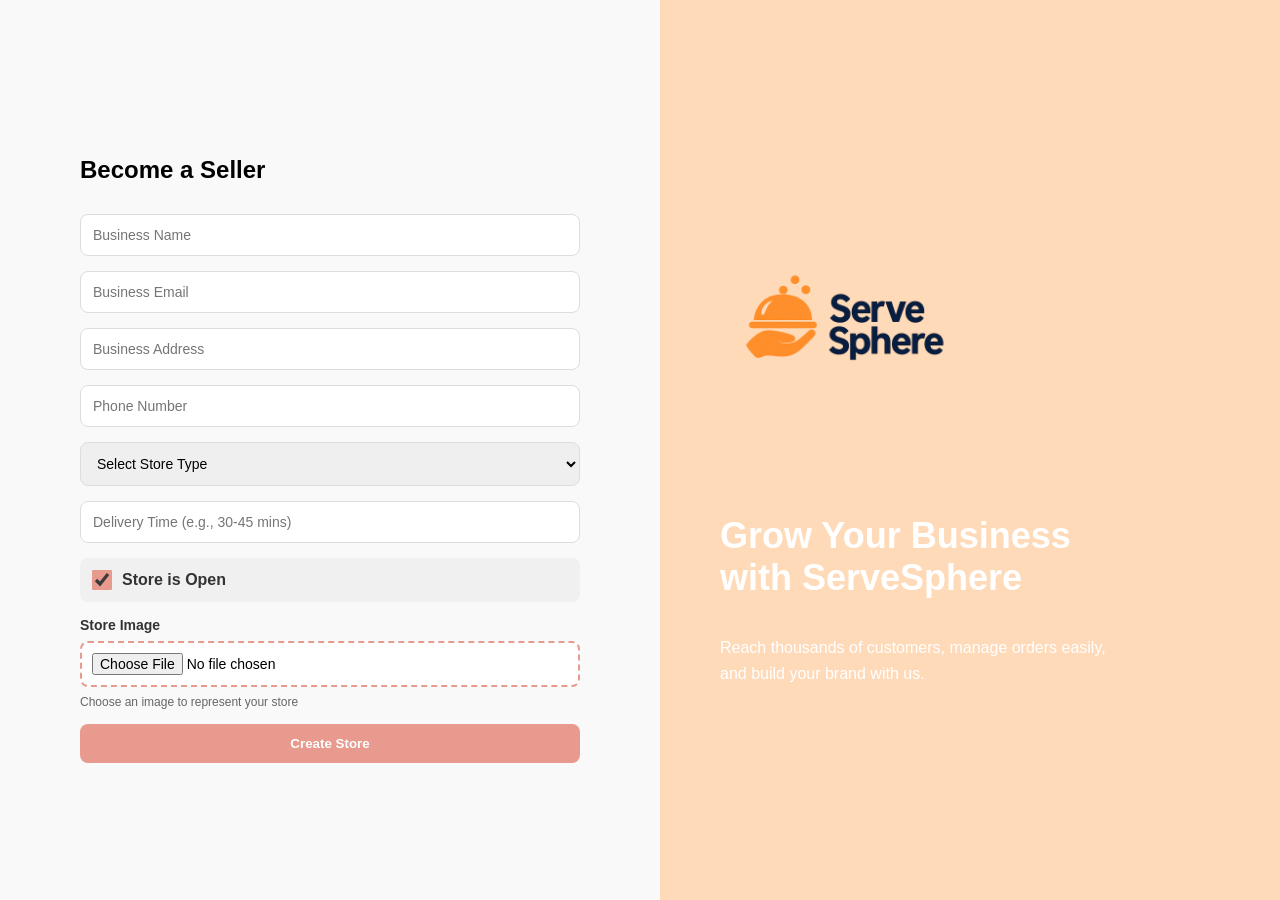
<file: owner-dashboard.html>
<!DOCTYPE html>
<html lang="en">
<head>
  <meta charset="UTF-8">
  <meta name="viewport" content="width=device-width, initial-scale=1.0">
  <title>Store Owner Dashboard - ServerSphere</title>
  <link rel="preconnect" href="https://fonts.googleapis.com">
  <link rel="preconnect" href="https://fonts.gstatic.com" crossorigin>
  <link href="https://fonts.googleapis.com/css2?family=Beau+Rivage&family=Cormorant+Garamond:ital,wght@0,300..700;1,300..700&family=Dancing+Script:wght@400..700&family=Press+Start+2P&display=swap" rel="stylesheet">
  <link rel="stylesheet" href="owner-dashboard.css">
</head>
<body>

  <!-- Header -->
  <header class="dashboard-header">
    <div class="header-content">
      <div class="logo-section">
        <h1>ServerSphere</h1>
        <span class="subtitle">Store Owner Portal</span>
      </div>
      <div class="header-actions">
        <button onclick="history.back()" class="header-btn">⬅️ Back</button>
        <button id="switchStoreBtn" class="header-btn">🔄 Switch Store</button>
        <button id="viewStoreBtn" class="header-btn">👁️ View Store</button>
        <button id="logoutBtn" class="header-btn logout-btn">🚪 Sign Out</button>
      </div>
    </div>
  </header>

  <!-- Sidebar Navigation -->
  <nav class="sidebar">
    <!-- Profile Section -->
    <div class="profile-section">
      <div class="profile-avatar" id="profileAvatar">👤</div>
      <h4 id="ownerName">Owner Name</h4>
      <p id="ownerEmail">email@store.com</p>
    </div>

    <div class="nav-section">
      <h3>Store Management</h3>
      <ul>
        <li><a href="#" data-tab="overview" class="nav-link active">📊 Dashboard</a></li>
        <li><a href="#" data-tab="store-settings" class="nav-link">⚙️ Store Settings</a></li>
        <li><a href="#" data-tab="menu" class="nav-link">📋 Menu</a></li>
        <li><a href="#" data-tab="products" class="nav-link">🍕 Products</a></li>
        <li><a href="#" data-tab="orders" class="nav-link">📦 Orders</a></li>
      </ul>
    </div>
  </nav>

  <!-- Main Content -->
  <main class="dashboard-main">
    
    <!-- Dashboard Overview Tab -->
    <section id="overview" class="tab-content active">
      <h2>Dashboard</h2>
      
      <!-- Store Header Card -->
      <div class="store-header-card">
        <div class="store-header-image" id="storeHeaderImage"></div>
        <div class="store-header-info">
          <div class="store-header-top">
            <div>
              <h3 id="storeNameDisplay">Store Name</h3>
              <div class="store-rating">
                <span class="stars" id="storeStars">★★★★☆</span>
                <span class="rating-value" id="storeRatingValue">4.5</span>
              </div>
            </div>
            <div class="store-status-badge" id="storeStatusBadge">OPEN</div>
          </div>
          <div class="store-header-details">
            <p class="detail"><span class="icon">📍</span> <span id="storeAddressDisplay">Address</span></p>
            <p class="detail"><span class="icon">⏱️</span> <span id="storeDeliveryDisplay">30-45 mins</span></p>
            <p class="detail"><span class="icon">🏷️</span> <span id="storeTypeDisplay">Food</span></p>
          </div>
          <a href="#" data-tab="store-settings" class="edit-btn">✏️ Edit Store</a>
        </div>
      </div>

      <!-- Metrics Grid -->
      <div class="metrics-grid">
        <div class="metric-card">
          <div class="metric-header">
            <span class="metric-icon">📋</span>
            <h4>Orders Today</h4>
          </div>
          <p class="metric-value" id="ordersToday">0</p>
          <p class="metric-label" id="ordersTodayLabel">vs yesterday</p>
        </div>

        <div class="metric-card">
          <div class="metric-header">
            <span class="metric-icon">🍽️</span>
            <h4>Menu Items</h4>
          </div>
          <p class="metric-value" id="totalMenuItems">0</p>
          <p class="metric-label">available</p>
        </div>

        <div class="metric-card">
          <div class="metric-header">
            <span class="metric-icon">💰</span>
            <h4>Earnings Today</h4>
          </div>
          <p class="metric-value" id="earningsToday">$0.00</p>
          <p class="metric-label">current</p>
        </div>

        <div class="metric-card">
          <div class="metric-header">
            <span class="metric-icon">🏆</span>
            <h4>Total Earnings</h4>
          </div>
          <p class="metric-value" id="totalEarnings">$0.00</p>
          <p class="metric-label">all time</p>
        </div>
      </div>
    </section>

    <!-- Store Settings Tab -->
    <section id="store-settings" class="tab-content">
      <h2>Store Settings</h2>
      
      <div class="form-container">
        <form id="storeSettingsForm">
          <div class="form-group">
            <label for="settingsStoreName">Store Name</label>
            <input type="text" id="settingsStoreName" placeholder="Your store name" required>
          </div>

          <div class="form-group">
            <label for="settingsStoreType">Store Type</label>
            <select id="settingsStoreType" required>
              <option value="">Select Store Type</option>
              <option value="Food">Food</option>
              <option value="Restaurant">Restaurant</option>
              <option value="Cafe">Cafe</option>
              <option value="Bakery">Bakery</option>
            </select>
          </div>

          <div class="form-group">
            <label for="settingsAddress">Address</label>
            <input type="text" id="settingsAddress" placeholder="Store address" required>
          </div>

          <div class="form-group">
            <label for="settingsPhone">Phone Number</label>
            <input type="tel" id="settingsPhone" placeholder="Phone number" required>
          </div>

          <div class="form-group">
            <label for="settingsDeliveryTime">Delivery Time</label>
            <input type="text" id="settingsDeliveryTime" placeholder="e.g., 30-45 mins" required>
          </div>

          <div class="form-group checkbox">
            <input type="checkbox" id="settingsIsOpen" checked>
            <label for="settingsIsOpen">Store is Open</label>
          </div>

          <div class="form-group">
            <label for="settingsImage">Store Logo/Cover Image</label>
            <input type="file" id="settingsImage" accept="image/*">
            <small>Upload an image for your store cover</small>
          </div>

          <button type="submit" class="btn btn-primary">Save Changes</button>
        </form>
      </div>
    </section>

    <!-- Menu Management Tab -->
    <section id="menu" class="tab-content">
      <h2>Menu Management</h2>
      
      <div class="menu-management">
        <div class="menu-header">
          <h3>Categories</h3>
          <button id="addCategoryBtn" class="btn btn-small">+ Add Category</button>
        </div>

        <div id="categoriesList" class="categories-list">
          <!-- Categories will be populated here -->
        </div>

        <div id="noCategoriesMessage" class="empty-message">
          <div class="empty-state-icon" aria-hidden="true">📂</div>
          <h4>No categories yet</h4>
          <p>Add your first category to organize menu items and keep your store easy to browse.</p>
        </div>
      </div>

      <!-- Add Category Modal -->
      <div id="categoryModal" class="modal" style="display: none;">
        <div class="modal-content">
          <button class="modal-close" id="categoryModalClose">&times;</button>
          <h3>Add Category</h3>
          <form id="categoryForm">
            <div class="form-group">
              <label for="categoryName">Category Name</label>
              <input type="text" id="categoryName" placeholder="e.g., Appetizers" required>
            </div>
            <div class="form-group">
              <label for="categoryDescription">Description</label>
              <textarea id="categoryDescription" placeholder="Category description" rows="3"></textarea>
            </div>
            <button type="submit" class="btn btn-primary">Create Category</button>
          </form>
        </div>
      </div>
    </section>

    <!-- Products Management Tab -->
    <section id="products" class="tab-content">
      <h2>Menu Items</h2>
      
      <div class="products-management">
        <div class="products-header">
          <div class="products-title">
            <h3>All Menu Items</h3>
            <p class="products-subtitle">Manage your restaurant's food items and prices</p>
          </div>
          <button id="addProductBtn" class="btn btn-primary btn-small">+ Add Item</button>
        </div>

        <!-- Category Filter Tabs -->
        <div class="category-filter-tabs" id="categoryFilterTabs">
          <button class="category-tab active" data-category="all">All Items</button>
          <!-- More tabs will be populated here -->
        </div>

        <!-- Menu Items Table -->
        <div class="menu-items-table-wrapper">
          <table class="menu-items-table" id="menuItemsTable">
            <thead>
              <tr>
                <th>Image</th>
                <th>Item Name</th>
                <th>Category</th>
                <th>Price</th>
                <th>Availability</th>
                <th>Actions</th>
              </tr>
            </thead>
            <tbody id="menuItemsTableBody">
              <!-- Items will be populated here -->
            </tbody>
          </table>
        </div>

        <div id="noProductsMessage" class="empty-message">
          <div class="empty-state-icon" aria-hidden="true">🍽️</div>
          <h4>No menu items yet</h4>
          <p>Create a category and add your first item to start receiving orders.</p>
        </div>
      </div>

      <!-- Add Product Modal -->
      <div id="productModal" class="modal" style="display: none;">
        <div class="modal-content wide">
          <button class="modal-close" id="productModalClose">&times;</button>
          <h3 id="productModalTitle">Add Product</h3>
          <form id="productForm">
            <div class="form-grid">
              <div class="form-group">
                <label for="productCategory">Category *</label>
                <select id="productCategory" required>
                  <option value="">Select a category</option>
                </select>
              </div>

              <div class="form-group">
                <label for="productName">Product Name *</label>
                <input type="text" id="productName" placeholder="e.g., Margherita Pizza" required>
              </div>

              <div class="form-group">
                <label for="productPrice">Price ($) *</label>
                <input type="number" id="productPrice" placeholder="0.00" step="0.01" min="0" required>
              </div>

              <div class="form-group full-width">
                <label for="productDescription">Description *</label>
                <textarea id="productDescription" placeholder="Describe your product" rows="4" required></textarea>
              </div>

              <div class="form-group full-width">
                <label for="productImage">Product Image *</label>
                <div class="image-upload-box">
                  <input type="file" id="productImage" accept="image/*" required>
                  <div class="image-preview" id="imagePreview" style="display: none;">
                    <img id="previewImg" src="" alt="Preview">
                  </div>
                </div>
              </div>
            </div>
            <div class="form-actions">
              <button type="button" class="btn btn-secondary" id="productModalClose2">Cancel</button>
              <button type="submit" class="btn btn-primary">Save Product</button>
            </div>
          </form>
        </div>
      </div>
    </section>

    <!-- Orders Tab -->
    <section id="orders" class="tab-content">
      <h2>Orders</h2>
      
      <div class="orders-management">
        <div class="orders-filter">
          <button class="filter-btn active" data-status="all">All Orders</button>
          <button class="filter-btn" data-status="pending">Pending</button>
          <button class="filter-btn" data-status="completed">Completed</button>
          <button class="filter-btn" data-status="cancelled">Cancelled</button>
        </div>

        <div id="ordersList" class="orders-list">
          <!-- Orders will be populated here -->
        </div>

        <div id="noOrdersMessage" class="empty-message">
          <div class="empty-state-icon" aria-hidden="true">🧾</div>
          <h4>No orders yet</h4>
          <p>Incoming customer orders will appear here in real time once your store is live.</p>
        </div>
      </div>
    </section>

  </main>

  <script src="storeManager.js"></script>
  <script src="ownerDashboard.js"></script>
</body>
</html>
</file>
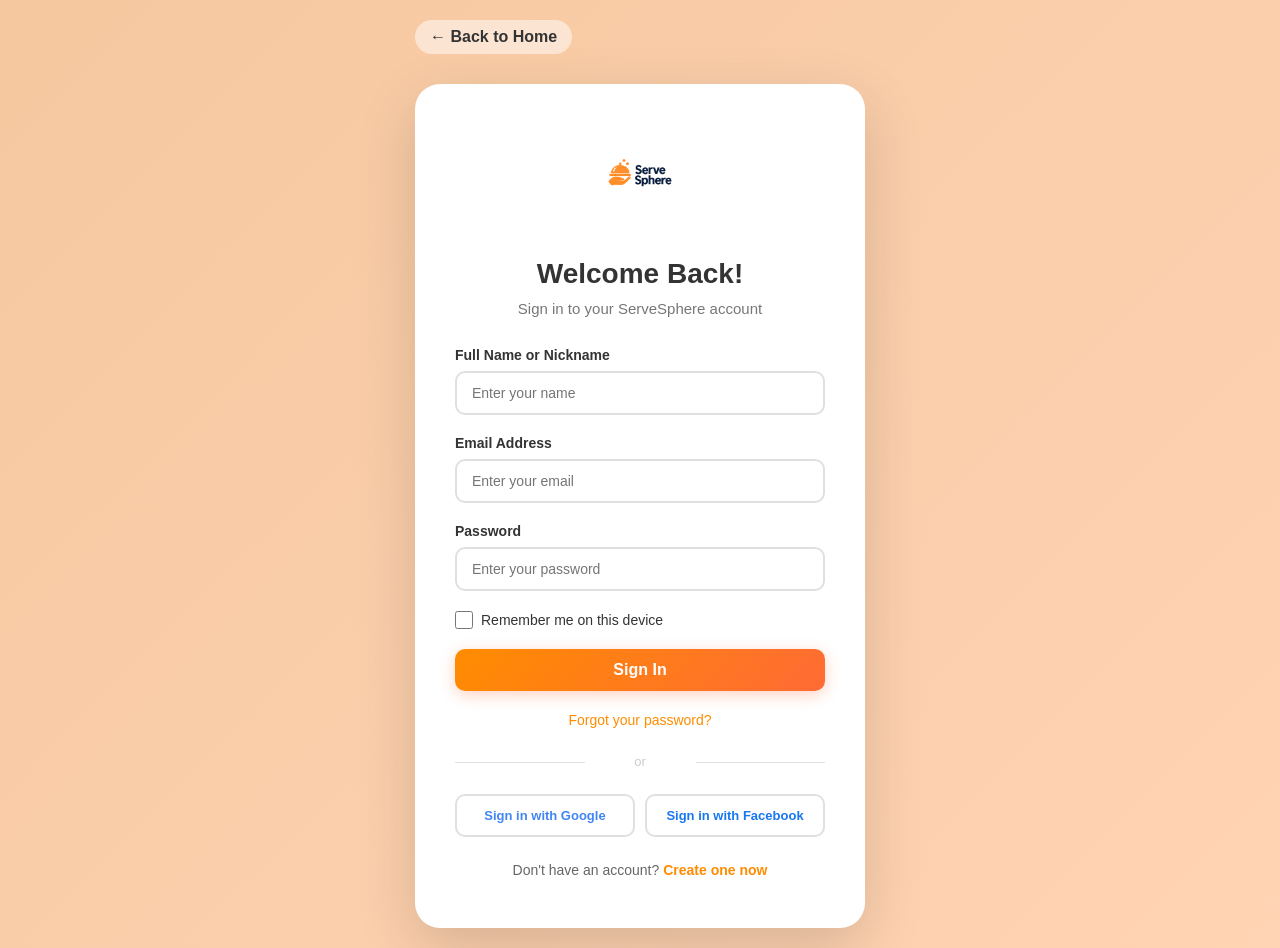
<file: signin.html>
<!DOCTYPE html>
<html lang="en">
<head>
    <meta charset="UTF-8">
    <title>Sign In - ServeSphere</title>
    <meta name="viewport" content="width=device-width, initial-scale=1.0">
    <link rel="stylesheet" href="servesphere.css">
</head>
<body class="signin-page">

<div class="signin-container">
    
    <div class="signin-header">
        <a href="servesphere.html" class="back-link">← Back to Home</a>
    </div>

    <div class="signin-box">
        <div class="signin-logo">
            <img src="logo.png" alt="ServeSphere Logo">
        </div>

        <h1>Welcome Back!</h1>
        <p class="signin-subtitle">Sign in to your ServeSphere account</p>

        <form id="fullSignInForm" class="signin-form" novalidate>
            <div class="form-group">
                <label for="signinName">Full Name or Nickname</label>
                <input type="text" id="signinName" name="name" placeholder="Enter your name">
                <span class="error" id="signinNameError"></span>
            </div>

            <div class="form-group">
                <label for="signinEmail">Email Address</label>
                <input type="email" id="signinEmail" name="email" placeholder="Enter your email">
                <span class="error" id="signinEmailError"></span>
            </div>

            <div class="form-group">
                <label for="signinPassword">Password</label>
                <input type="password" id="signinPassword" name="password" placeholder="Enter your password">
                <span class="error" id="signinPasswordError"></span>
            </div>

            <div class="form-group checkbox">
                <input type="checkbox" id="signinRememberMe" name="rememberMe">
                <label for="signinRememberMe">Remember me on this device</label>
            </div>

            <button type="submit" class="signin-submit-btn">Sign In</button>
        </form>

        <div class="signin-footer">
            <a href="#" class="forgot-password">Forgot your password?</a>
        </div>

        <div class="signin-divider">or</div>

        <div class="signin-social">
            <button type="button" class="social-btn google-btn">Sign in with Google</button>
            <button type="button" class="social-btn facebook-btn">Sign in with Facebook</button>
        </div>

        <div class="signin-register">
            <p>Don't have an account? <a href="ssregister.html">Create one now</a></p>
        </div>
    </div>
</div>

<script src="script.js"></script>
</body>
</html>
</file>
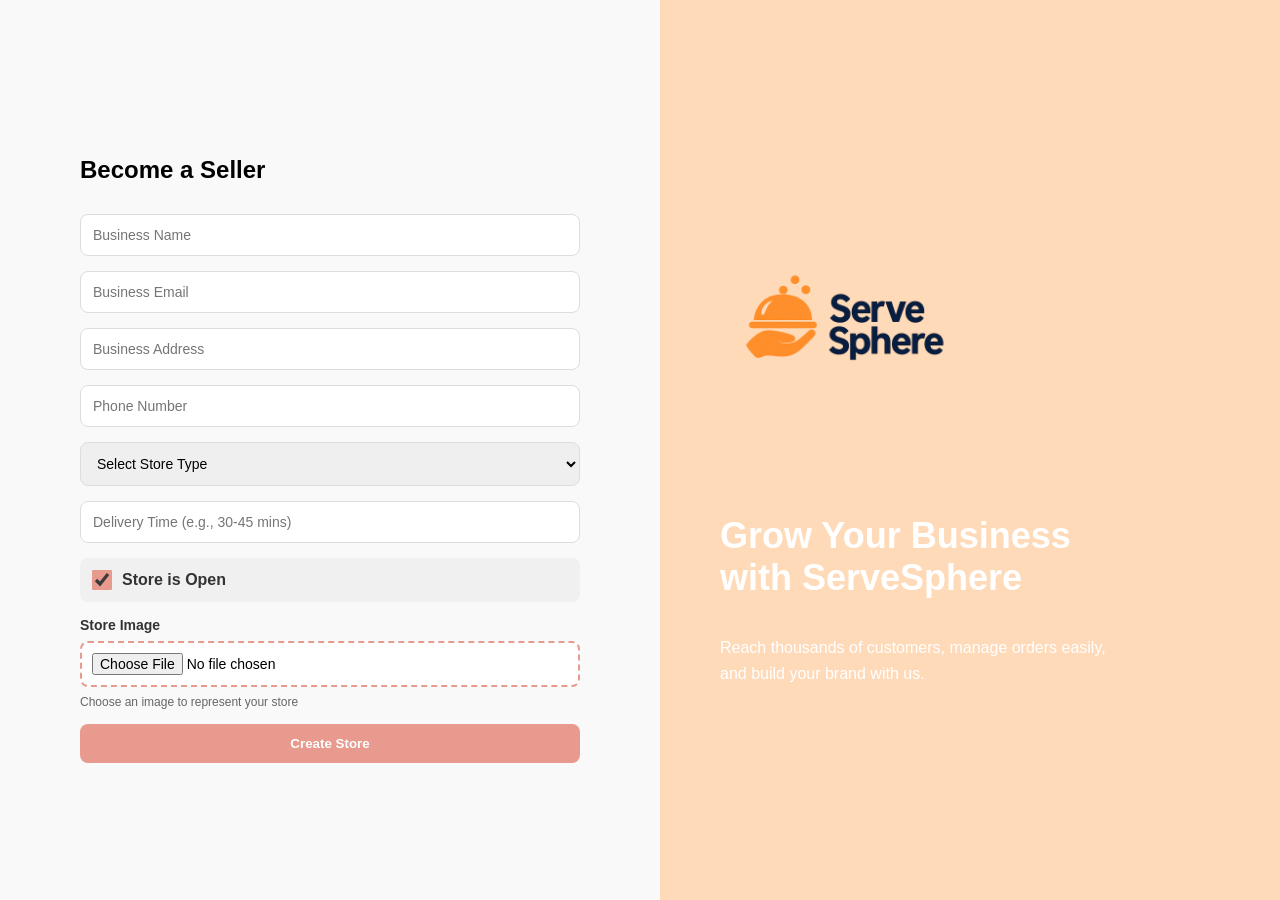
<file: ssregister.html>
<!DOCTYPE html>
<html>
<head>
    <title>Become a Seller | ServeSphere</title>
    <link rel="stylesheet" href="ssr.css">
</head>
<body>

<div class="vendor-page">

    <!-- LEFT SIDE (FORM NOW HERE) -->
    <div class="vendor-left">
        <h2>Become a Seller</h2>

        <form id="sellerForm">
            <input type="text" id="businessName" placeholder="Business Name" required>
            <input type="email" id="businessEmail" placeholder="Business Email" required>
            <input type="text" id="businessAddress" placeholder="Business Address" required>
            <input type="text" id="phoneNumber" placeholder="Phone Number" required>

            <select id="storeType" required>
                <option value="">Select Store Type</option>
                <option value="Food">Food</option>
                <option value="Fashion">Fashion</option>
                <option value="Accessories">Accessories</option>
                <option value="Technology">Technology & Pharmacy</option>
            </select>

            <input type="text" id="deliveryTime" placeholder="Delivery Time (e.g., 30-45 mins)" required>

            <div class="checkbox-group">
                <label for="isOpen" class="checkbox-label">
                    <input type="checkbox" id="isOpen" checked>
                    <span>Store is Open</span>
                </label>
            </div>

            <div class="image-upload-section">
                <label for="storeImage">Store Image</label>
                <input type="file" id="storeImage" accept="image/*" placeholder="Upload a store image">
                <small>Choose an image to represent your store</small>
            </div>

            <button type="submit" id="createStoreBtn">Create Store</button>
        </form>
    </div>

    <!-- RIGHT SIDE (BRANDING) -->
    <div class="vendor-right">
        <div class="logo">
    <img src="logo.png" alt="ServeSphere Logo">
</div>

        <h1>Grow Your Business <br> with ServeSphere</h1>
        <p>Reach thousands of customers, manage orders easily,
        and build your brand with us.</p>
    </div>

</div>

<script src="storeManager.js"></script>
</body>
</html>
</file>
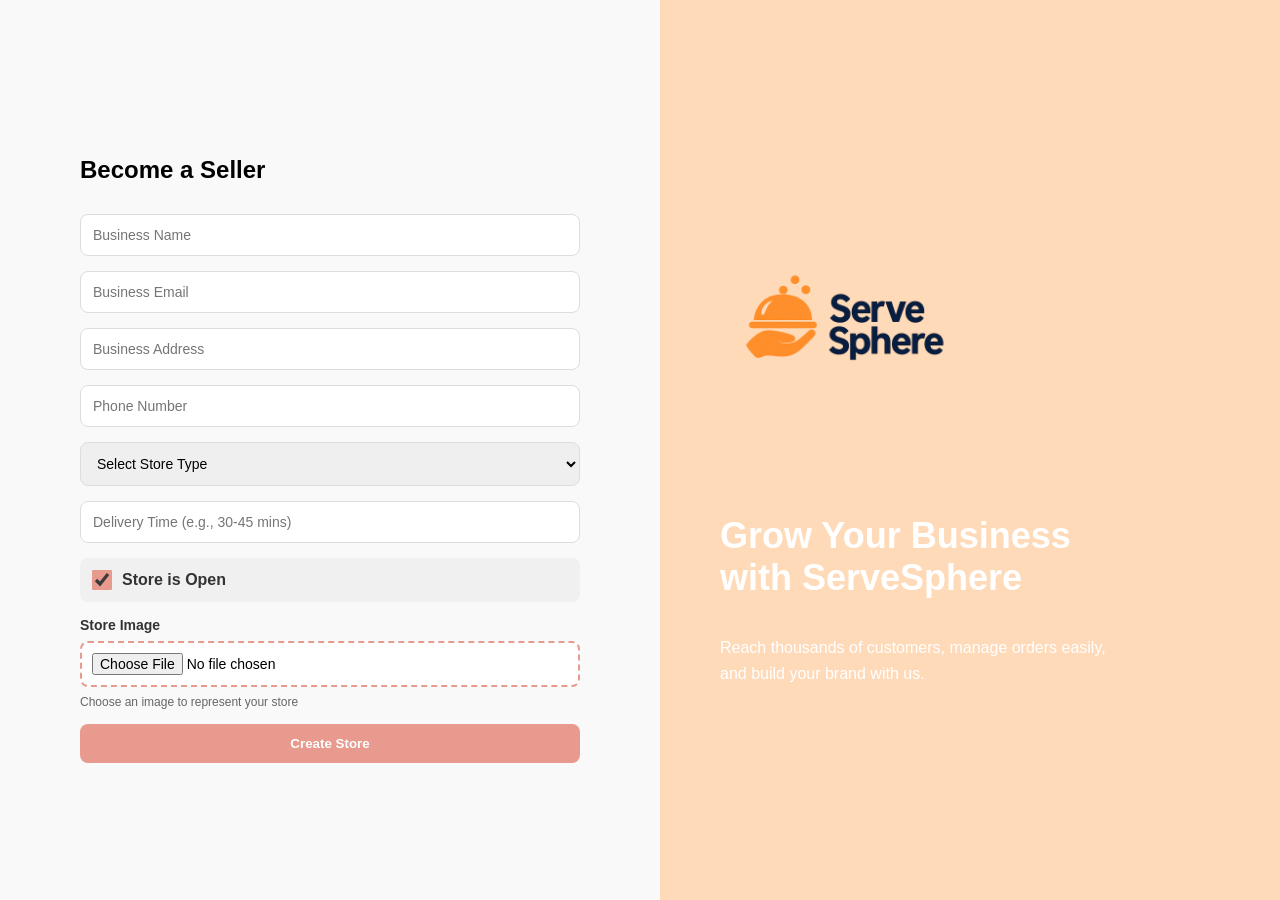
<file: serversphere/owner-dashboard.html>
<!DOCTYPE html>
<html lang="en">
<head>
  <meta charset="UTF-8">
  <meta name="viewport" content="width=device-width, initial-scale=1.0">
  <title>Store Owner Dashboard - ServerSphere</title>
  <link rel="preconnect" href="https://fonts.googleapis.com">
  <link rel="preconnect" href="https://fonts.gstatic.com" crossorigin>
  <link href="https://fonts.googleapis.com/css2?family=Beau+Rivage&family=Cormorant+Garamond:ital,wght@0,300..700;1,300..700&family=Dancing+Script:wght@400..700&family=Press+Start+2P&display=swap" rel="stylesheet">
  <link rel="stylesheet" href="owner-dashboard.css">
</head>
<body>

  <!-- Header -->
  <header class="dashboard-header">
    <div class="header-content">
      <div class="logo-section">
        <h1>ServerSphere</h1>
        <span class="subtitle">Store Owner Portal</span>
      </div>
      <div class="header-actions">
        <button id="viewStoreBtn" class="header-btn">👁️ View Store</button>
        <button id="logoutBtn" class="header-btn logout-btn">🚪 Sign Out</button>
      </div>
    </div>
  </header>

  <!-- Sidebar Navigation -->
  <nav class="sidebar">
    <!-- Profile Section -->
    <div class="profile-section">
      <div class="profile-avatar" id="profileAvatar">👤</div>
      <h4 id="ownerName">Owner Name</h4>
      <p id="ownerEmail">email@store.com</p>
    </div>

    <div class="nav-section">
      <h3>Store Management</h3>
      <ul>
        <li><a href="#" data-tab="overview" class="nav-link active">📊 Dashboard</a></li>
        <li><a href="#" data-tab="store-settings" class="nav-link">⚙️ Store Settings</a></li>
        <li><a href="#" data-tab="menu" class="nav-link">📋 Menu</a></li>
        <li><a href="#" data-tab="products" class="nav-link">🍕 Products</a></li>
        <li><a href="#" data-tab="orders" class="nav-link">📦 Orders</a></li>
      </ul>
    </div>
  </nav>

  <!-- Main Content -->
  <main class="dashboard-main">
    
    <!-- Dashboard Overview Tab -->
    <section id="overview" class="tab-content active">
      <h2>Dashboard</h2>
      
      <!-- Store Header Card -->
      <div class="store-header-card">
        <div class="store-header-image" id="storeHeaderImage"></div>
        <div class="store-header-info">
          <div class="store-header-top">
            <div>
              <h3 id="storeNameDisplay">Store Name</h3>
              <div class="store-rating">
                <span class="stars" id="storeStars">★★★★☆</span>
                <span class="rating-value" id="storeRatingValue">4.5</span>
              </div>
            </div>
            <div class="store-status-badge" id="storeStatusBadge">OPEN</div>
          </div>
          <div class="store-header-details">
            <p class="detail"><span class="icon">📍</span> <span id="storeAddressDisplay">Address</span></p>
            <p class="detail"><span class="icon">⏱️</span> <span id="storeDeliveryDisplay">30-45 mins</span></p>
          </div>
          <a href="#" data-tab="store-settings" class="edit-btn">✏️ Edit Store</a>
        </div>
      </div>

      <!-- Metrics Grid -->
      <div class="metrics-grid">
        <div class="metric-card">
          <div class="metric-header">
            <span class="metric-icon">📋</span>
            <h4>Orders Today</h4>
          </div>
          <p class="metric-value" id="ordersToday">0</p>
          <p class="metric-label" id="ordersTodayLabel">vs yesterday</p>
        </div>

        <div class="metric-card">
          <div class="metric-header">
            <span class="metric-icon">🍽️</span>
            <h4>Menu Items</h4>
          </div>
          <p class="metric-value" id="totalMenuItems">0</p>
          <p class="metric-label">available</p>
        </div>

        <div class="metric-card">
          <div class="metric-header">
            <span class="metric-icon">💰</span>
            <h4>Earnings Today</h4>
          </div>
          <p class="metric-value" id="earningsToday">$0.00</p>
          <p class="metric-label">current</p>
        </div>

        <div class="metric-card">
          <div class="metric-header">
            <span class="metric-icon">🏆</span>
            <h4>Total Earnings</h4>
          </div>
          <p class="metric-value" id="totalEarnings">$0.00</p>
          <p class="metric-label">all time</p>
        </div>
      </div>
    </section>

    <!-- Store Settings Tab -->
    <section id="store-settings" class="tab-content">
      <h2>Store Settings</h2>
      
      <div class="form-container">
        <form id="storeSettingsForm">
          <div class="form-group">
            <label for="settingsStoreName">Store Name</label>
            <input type="text" id="settingsStoreName" placeholder="Your store name" required>
          </div>

          <div class="form-group">
            <label for="settingsStoreType">Store Type</label>
            <select id="settingsStoreType" required>
              <option value="">Select Store Type</option>
              <option value="Food">Food</option>
              <option value="Restaurant">Restaurant</option>
              <option value="Cafe">Cafe</option>
              <option value="Bakery">Bakery</option>
            </select>
          </div>

          <div class="form-group">
            <label for="settingsAddress">Address</label>
            <input type="text" id="settingsAddress" placeholder="Store address" required>
          </div>

          <div class="form-group">
            <label for="settingsPhone">Phone Number</label>
            <input type="tel" id="settingsPhone" placeholder="Phone number" required>
          </div>

          <div class="form-group">
            <label for="settingsDeliveryTime">Delivery Time</label>
            <input type="text" id="settingsDeliveryTime" placeholder="e.g., 30-45 mins" required>
          </div>

          <div class="form-group checkbox">
            <input type="checkbox" id="settingsIsOpen" checked>
            <label for="settingsIsOpen">Store is Open</label>
          </div>

          <div class="form-group">
            <label for="settingsImage">Store Logo/Cover Image</label>
            <input type="file" id="settingsImage" accept="image/*">
            <small>Upload an image for your store cover</small>
          </div>

          <button type="submit" class="btn btn-primary">Save Changes</button>
        </form>
      </div>
    </section>

    <!-- Menu Management Tab -->
    <section id="menu" class="tab-content">
      <h2>Menu Management</h2>
      
      <div class="menu-management">
        <div class="menu-header">
          <h3>Categories</h3>
          <button id="addCategoryBtn" class="btn btn-small">+ Add Category</button>
        </div>

        <div id="categoriesList" class="categories-list">
          <!-- Categories will be populated here -->
        </div>

        <div id="noCategoriesMessage" class="empty-message">
          <div class="empty-state-icon" aria-hidden="true">📂</div>
          <h4>No categories yet</h4>
          <p>Add your first category to organize menu items and keep your store easy to browse.</p>
        </div>
      </div>

      <!-- Add Category Modal -->
      <div id="categoryModal" class="modal" style="display: none;">
        <div class="modal-content">
          <button class="modal-close" id="categoryModalClose">&times;</button>
          <h3>Add Category</h3>
          <form id="categoryForm">
            <div class="form-group">
              <label for="categoryName">Category Name</label>
              <input type="text" id="categoryName" placeholder="e.g., Appetizers" required>
            </div>
            <div class="form-group">
              <label for="categoryDescription">Description</label>
              <textarea id="categoryDescription" placeholder="Category description" rows="3"></textarea>
            </div>
            <button type="submit" class="btn btn-primary">Create Category</button>
          </form>
        </div>
      </div>
    </section>

    <!-- Products Management Tab -->
    <section id="products" class="tab-content">
      <h2>Menu Items</h2>
      
      <div class="products-management">
        <div class="products-header">
          <div class="products-title">
            <h3>All Menu Items</h3>
            <p class="products-subtitle">Manage your restaurant's food items and prices</p>
          </div>
          <button id="addProductBtn" class="btn btn-primary btn-small">+ Add Item</button>
        </div>

        <!-- Category Filter Tabs -->
        <div class="category-filter-tabs" id="categoryFilterTabs">
          <button class="category-tab active" data-category="all">All Items</button>
          <!-- More tabs will be populated here -->
        </div>

        <!-- Menu Items Table -->
        <div class="menu-items-table-wrapper">
          <table class="menu-items-table" id="menuItemsTable">
            <thead>
              <tr>
                <th>Image</th>
                <th>Item Name</th>
                <th>Category</th>
                <th>Price</th>
                <th>Availability</th>
                <th>Actions</th>
              </tr>
            </thead>
            <tbody id="menuItemsTableBody">
              <!-- Items will be populated here -->
            </tbody>
          </table>
        </div>

        <div id="noProductsMessage" class="empty-message">
          <div class="empty-state-icon" aria-hidden="true">🍽️</div>
          <h4>No menu items yet</h4>
          <p>Create a category and add your first item to start receiving orders.</p>
        </div>
      </div>

      <!-- Add Product Modal -->
      <div id="productModal" class="modal" style="display: none;">
        <div class="modal-content wide">
          <button class="modal-close" id="productModalClose">&times;</button>
          <h3 id="productModalTitle">Add Product</h3>
          <form id="productForm">
            <div class="form-grid">
              <div class="form-group">
                <label for="productCategory">Category *</label>
                <select id="productCategory" required>
                  <option value="">Select a category</option>
                </select>
              </div>

              <div class="form-group">
                <label for="productName">Product Name *</label>
                <input type="text" id="productName" placeholder="e.g., Margherita Pizza" required>
              </div>

              <div class="form-group">
                <label for="productPrice">Price ($) *</label>
                <input type="number" id="productPrice" placeholder="0.00" step="0.01" min="0" required>
              </div>

              <div class="form-group full-width">
                <label for="productDescription">Description *</label>
                <textarea id="productDescription" placeholder="Describe your product" rows="4" required></textarea>
              </div>

              <div class="form-group full-width">
                <label for="productImage">Product Image *</label>
                <div class="image-upload-box">
                  <input type="file" id="productImage" accept="image/*" required>
                  <div class="image-preview" id="imagePreview" style="display: none;">
                    <img id="previewImg" src="" alt="Preview">
                  </div>
                </div>
              </div>
            </div>
            <div class="form-actions">
              <button type="button" class="btn btn-secondary" id="productModalClose2">Cancel</button>
              <button type="submit" class="btn btn-primary">Save Product</button>
            </div>
          </form>
        </div>
      </div>
    </section>

    <!-- Orders Tab -->
    <section id="orders" class="tab-content">
      <h2>Orders</h2>
      
      <div class="orders-management">
        <div class="orders-filter">
          <button class="filter-btn active" data-status="all">All Orders</button>
          <button class="filter-btn" data-status="pending">Pending</button>
          <button class="filter-btn" data-status="completed">Completed</button>
          <button class="filter-btn" data-status="cancelled">Cancelled</button>
        </div>

        <div id="ordersList" class="orders-list">
          <!-- Orders will be populated here -->
        </div>

        <div id="noOrdersMessage" class="empty-message">
          <div class="empty-state-icon" aria-hidden="true">🧾</div>
          <h4>No orders yet</h4>
          <p>Incoming customer orders will appear here in real time once your store is live.</p>
        </div>
      </div>
    </section>

  </main>

  <script src="storeManager.js"></script>
  <script src="ownerDashboard.js"></script>
</body>
</html>
</file>
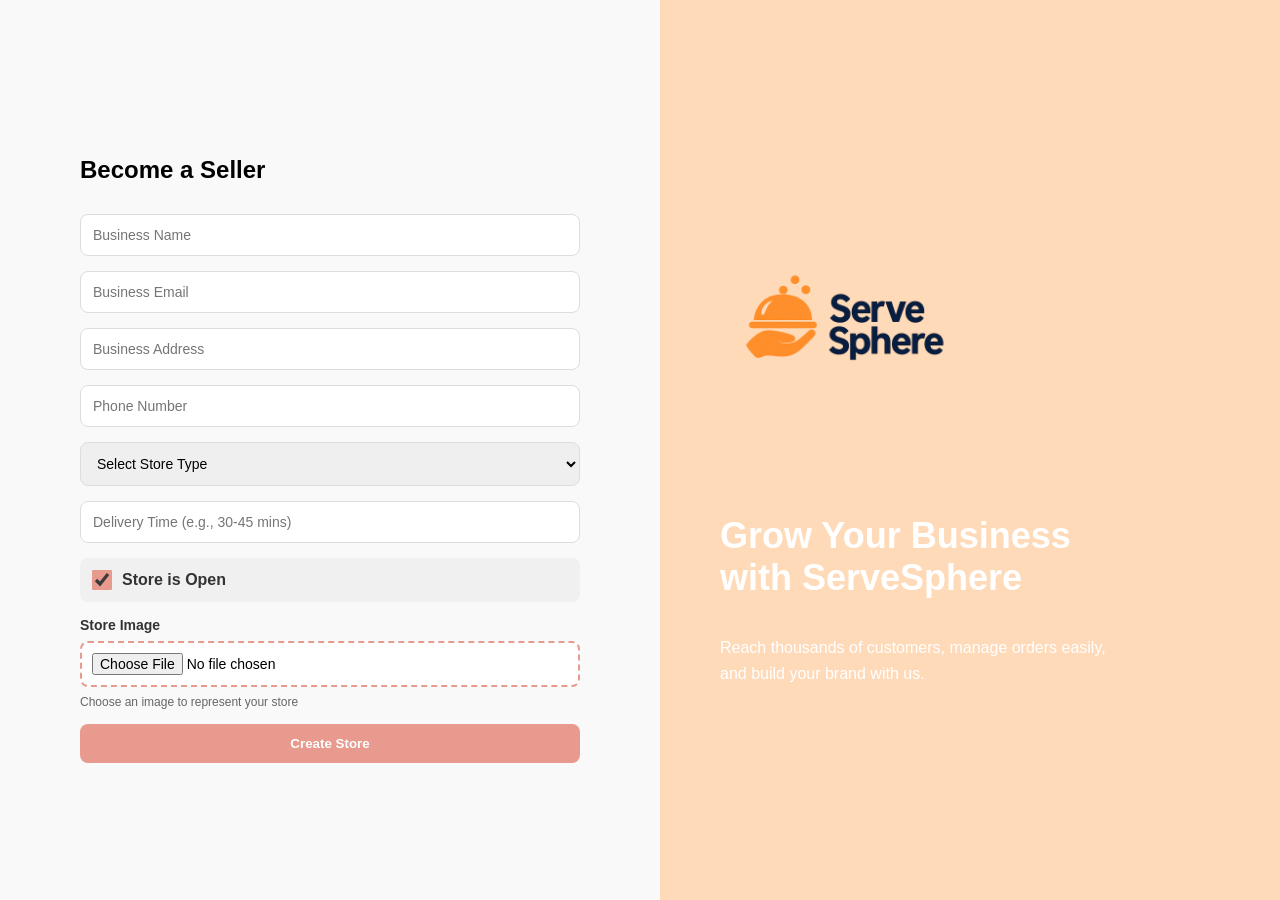
<file: serversphere/ssregister.html>
<!DOCTYPE html>
<html>
<head>
    <title>Become a Seller | ServeSphere</title>
    <link rel="stylesheet" href="ssr.css">
</head>
<body>

<div class="vendor-page">

    <!-- LEFT SIDE (FORM NOW HERE) -->
    <div class="vendor-left">
        <h2>Become a Seller</h2>

        <form id="sellerForm">
            <input type="text" id="businessName" placeholder="Business Name" required>
            <input type="email" id="businessEmail" placeholder="Business Email" required>
            <input type="text" id="businessAddress" placeholder="Business Address" required>
            <input type="text" id="phoneNumber" placeholder="Phone Number" required>

            <select id="storeType" required>
                <option value="">Select Store Type</option>
                <option value="Food">Food</option>
                <option value="Fashion">Fashion</option>
                <option value="Accessories">Accessories</option>
            </select>

            <input type="text" id="deliveryTime" placeholder="Delivery Time (e.g., 30-45 mins)" required>

            <div class="checkbox-group">
                <label for="isOpen" class="checkbox-label">
                    <input type="checkbox" id="isOpen" checked>
                    <span>Store is Open</span>
                </label>
            </div>

            <div class="image-upload-section">
                <label for="storeImage">Store Image</label>
                <input type="file" id="storeImage" accept="image/*" placeholder="Upload a store image">
                <small>Choose an image to represent your store</small>
            </div>

            <button type="submit" id="createStoreBtn">Create Store</button>
        </form>
    </div>

    <!-- RIGHT SIDE (BRANDING) -->
    <div class="vendor-right">
        <div class="logo">
    <img src="logo.png" alt="ServeSphere Logo">
</div>

        <h1>Grow Your Business <br> with ServeSphere</h1>
        <p>Reach thousands of customers, manage orders easily,
        and build your brand with us.</p>
    </div>

</div>

<script src="storeManager.js"></script>
</body>
</html>
</file>
<file: owner-dashboard.css>
/* ==================== OWNER DASHBOARD CSS ==================== */

* {
  margin: 0;
  padding: 0;
  box-sizing: border-box;
}

:root {
  --ss-space-1: 4px;
  --ss-space-2: 8px;
  --ss-space-3: 12px;
  --ss-space-4: 16px;
  --ss-space-5: 20px;
  --ss-space-6: 24px;
  --ss-space-7: 30px;
  --ss-space-8: 40px;
  --ss-radius-xs: 4px;
  --ss-radius-sm: 6px;
  --ss-radius-md: 8px;
  --ss-radius-lg: 10px;
  --ss-radius-xl: 12px;
  --ss-radius-pill: 20px;
  --ss-transition-fast: 0.2s ease;
  --ss-transition-medium: 0.3s ease;
}

body {
  background-color: white;
  color: #1c1c1c;
  font-family: 'Inter', -apple-system, BlinkMacSystemFont, 'Segoe UI', sans-serif;
  min-height: 100vh;
  display: grid;
  grid-template-columns: 250px 1fr;
  grid-template-rows: auto 1fr;
}

/* ==================== HEADER ==================== */

.dashboard-header {
  background: linear-gradient(135deg, #ff8c00 0%, #e67e22 100%);
  color: white;
  padding: 20px 0;
  box-shadow: 0 4px 12px rgba(255, 140, 0, 0.2);
  position: sticky;
  top: 0;
  z-index: 100;
  grid-column: 1 / -1;
  grid-row: 1;
}

.header-content {
  max-width: 1400px;
  margin: 0 auto;
  padding: 0 20px;
  display: flex;
  justify-content: space-between;
  align-items: center;
}

.logo-section h1 {
  font-size: 1.8rem;
  font-weight: 700;
  margin-bottom: 4px;
}

.subtitle {
  font-size: 0.85rem;
  opacity: 0.9;
}

.header-actions {
  display: flex;
  gap: 12px;
}

.header-btn {
  background: rgba(255, 255, 255, 0.2);
  color: white;
  border: 1px solid rgba(255, 255, 255, 0.3);
  padding: 10px var(--ss-space-4);
  border-radius: var(--ss-radius-sm);
  cursor: pointer;
  font-weight: 600;
  transition: all var(--ss-transition-medium);
}

.header-btn:hover {
  background: rgba(255, 255, 255, 0.3);
  transform: translateY(-2px);
}

.header-btn.logout-btn {
  background: rgba(220, 53, 69, 0.6);
  border-color: rgba(220, 53, 69, 0.8);
}

.header-btn.logout-btn:hover {
  background: rgba(220, 53, 69, 0.8);
}

.sidebar {
  width: 250px;
  background: white;
  padding: 0;
  box-shadow: 2px 0 8px rgba(0, 0, 0, 0.1);
  grid-column: 1;
  grid-row: 2;
  overflow-y: auto;
  position: relative;
  height: calc(100vh - 80px);
  display: flex;
  flex-direction: column;
}

/* Profile Section */
.profile-section {
  padding: 25px 20px;
  border-bottom: 2px solid #f0d5c3;
  text-align: center;
  background: linear-gradient(135deg, #fff5f0 0%, white 100%);
}

.profile-avatar {
  width: 70px;
  height: 70px;
  border-radius: 50%;
  background: linear-gradient(135deg, #ff8c00, #e67e22);
  color: white;
  font-size: 32px;
  display: flex;
  align-items: center;
  justify-content: center;
  margin: 0 auto 12px;
  font-weight: bold;
  border: 3px solid rgba(255, 140, 0, 0.2);
}

.profile-section h4 {
  color: #1c1c1c;
  font-size: 1.1rem;
  margin: 0 0 4px 0;
  font-weight: 700;
}

.profile-section p {
  color: #999;
  font-size: 0.85rem;
  margin: 0;
  overflow-wrap: anywhere;
}

.dashboard-main {
  flex: 1;
  padding: var(--ss-space-8);
  grid-column: 2;
  grid-row: 2;
  display: flex;
  flex-direction: column;
  top: 80px;
  height: calc(100vh - 80px);
  overflow-y: auto;
}

.nav-section {
  flex: 1;
  padding: 20px 0;
}

.nav-section h3 {
  padding: 0 20px;
  color: #ff8c00;
  font-size: 0.8rem;
  font-weight: 700;
  text-transform: uppercase;
  margin-bottom: 12px;
  letter-spacing: 1px;
}

.nav-section ul {
  list-style: none;
}

.nav-link {
  display: block;
  padding: var(--ss-space-3) var(--ss-space-5);
  color: #666;
  text-decoration: none;
  transition: all var(--ss-transition-medium);
  border-left: 3px solid transparent;
  font-weight: 600;
}

.nav-link:hover {
  color: #ff8c00;
  background: #f8f8f8;
  border-left-color: #ff8c00;
}

.nav-link.active {
  color: #ff8c00;
  background: #fff5f0;
  border-left-color: #ff8c00;
}

/* ==================== TAB CONTENT ==================== */

.tab-content {
  display: none;
}

.tab-content.active {
  display: block;
  animation: fadeIn 0.3s ease;
}

@keyframes fadeIn {
  from {
    opacity: 0;
    transform: translateY(10px);
  }
  to {
    opacity: 1;
    transform: translateY(0);
  }
}

.tab-content h2 {
  font-size: 2rem;
  color: #1c1c1c;
  margin-bottom: 30px;
  font-weight: 700;
}

/* ==================== STORE INFO ==================== */

.store-header-card {
  display: flex;
  gap: 25px;
  background: white;
  padding: 0;
  border-radius: var(--ss-radius-xl);
  box-shadow: 0 4px 16px rgba(0, 0, 0, 0.1);
  margin-bottom: 30px;
  overflow: hidden;
  border-left: 4px solid #ff8c00;
}

.store-header-image {
  width: 280px;
  height: 200px;
  background: linear-gradient(135deg, #f0f0f0, #e0e0e0);
  background-size: cover;
  background-position: center;
  flex-shrink: 0;
}

.store-header-info {
  padding: 25px var(--ss-space-7);
  flex: 1;
  display: flex;
  flex-direction: column;
  justify-content: space-between;
}

.store-header-top {
  display: flex;
  justify-content: space-between;
  align-items: flex-start;
  margin-bottom: 15px;
}

.store-header-top h3 {
  font-size: 1.8rem;
  color: #1c1c1c;
  margin: 0 0 8px 0;
  font-weight: 700;
}

.store-rating {
  display: flex;
  align-items: center;
  gap: 8px;
  font-size: 0.95rem;
}

.store-rating .stars {
  color: #ffc107;
  font-size: 1.2rem;
  letter-spacing: 2px;
}

.store-rating .rating-value {
  color: #666;
  font-weight: 600;
  font-size: 1rem;
}

.store-status-badge {
  padding: var(--ss-space-2) var(--ss-space-4);
  border-radius: var(--ss-radius-sm);
  font-weight: 700;
  font-size: 0.85rem;
  text-transform: uppercase;
  letter-spacing: 1px;
  background: linear-gradient(135deg, #d4edda, #c3e6cb);
  color: #155724;
  border: 1px solid #c3e6cb;
}

.store-status-badge.closed {
  background: linear-gradient(135deg, #f8d7da, #f5c6cb);
  color: #721c24;
  border-color: #f5c6cb;
}

.store-header-details {
  margin-bottom: 15px;
}

.store-header-details .detail {
  margin: 8px 0;
  color: #666;
  font-size: 0.95rem;
  display: flex;
  align-items: center;
  gap: 10px;
}

.store-header-details .icon {
  font-size: 1.2rem;
}

.edit-btn {
  display: inline-flex;
  align-items: center;
  gap: 6px;
  padding: 10px var(--ss-space-4);
  background: linear-gradient(135deg, #fff5f0, white);
  color: #ff8c00;
  border: 2px solid #f0d5c3;
  border-radius: var(--ss-radius-sm);
  text-decoration: none;
  font-weight: 600;
  cursor: pointer;
  transition: all var(--ss-transition-medium);
}

.edit-btn:hover {
  background: white;
  border-color: #ff8c00;
  color: #e67e22;
}

/* ==================== METRICS SECTION ==================== */

.metrics-grid {
  display: grid;
  grid-template-columns: repeat(auto-fit, minmax(250px, 1fr));
  gap: 20px;
  margin-bottom: 35px;
}

.metric-card {
  background: white;
  padding: 25px;
  border-radius: var(--ss-radius-lg);
  box-shadow: 0 2px 8px rgba(0, 0, 0, 0.08);
  border-left: 4px solid #ff8c00;
  transition: all var(--ss-transition-medium);
}

.metric-card:hover {
  box-shadow: 0 6px 16px rgba(0, 0, 0, 0.12);
  transform: translateY(-2px);
}

.metric-header {
  display: flex;
  align-items: center;
  gap: 15px;
  margin-bottom: 15px;
}

.metric-icon {
  font-size: 2rem;
  display: flex;
  align-items: center;
  justify-content: center;
  width: 50px;
  height: 50px;
  background: linear-gradient(135deg, #fff5f0, #ffe5cc);
  border-radius: var(--ss-radius-lg);
}

.metric-header h4 {
  font-size: 0.95rem;
  color: #666;
  text-transform: uppercase;
  letter-spacing: 0.5px;
  margin: 0;
  font-weight: 600;
}

.metric-value {
  font-size: 2rem;
  font-weight: 700;
  color: #ff8c00;
  margin: 10px 0;
  line-height: 1;
}

.metric-label {
  font-size: 0.85rem;
  color: #999;
  margin: 0;
  text-transform: uppercase;
  letter-spacing: 0.5px;
  font-weight: 600;
}

/* ==================== FORMS ==================== */

.form-container {
  background: white;
  padding: var(--ss-space-7);
  border-radius: var(--ss-radius-xl);
  box-shadow: 0 4px 12px rgba(0, 0, 0, 0.1);
}

.form-grid {
  display: grid;
  grid-template-columns: repeat(auto-fit, minmax(250px, 1fr));
  gap: 20px;
}

.form-group {
  display: flex;
  flex-direction: column;
}

.form-group.full-width {
  grid-column: 1 / -1;
}

.form-group label {
  font-weight: 600;
  color: #1c1c1c;
  margin-bottom: 8px;
  font-size: 0.95rem;
}

.form-group input,
.form-group select,
.form-group textarea {
  padding: 10px var(--ss-space-3);
  border: 2px solid #f0d5c3;
  border-radius: var(--ss-radius-sm);
  font-size: 0.95rem;
  font-family: inherit;
  transition: all var(--ss-transition-medium);
}

.form-group input:focus,
.form-group select:focus,
.form-group textarea:focus {
  outline: none;
  border-color: #ff8c00;
  box-shadow: 0 0 0 3px rgba(255, 140, 0, 0.1);
}

.form-group.checkbox {
  flex-direction: row;
  align-items: center;
  gap: 10px;
}

.form-group.checkbox input {
  width: 20px;
  height: 20px;
  cursor: pointer;
  accent-color: #ff8c00;
}

.form-group.checkbox label {
  margin-bottom: 0;
  cursor: pointer;
}

.form-group small {
  color: #999;
  font-size: 0.85rem;
  margin-top: 5px;
}

/* ==================== BUTTONS ==================== */

.btn {
  padding: 10px var(--ss-space-5);
  border: none;
  border-radius: var(--ss-radius-sm);
  cursor: pointer;
  font-weight: 600;
  transition: all var(--ss-transition-medium);
  font-size: 0.95rem;
}

.btn-primary {
  background: linear-gradient(135deg, #ff8c00, #e67e22);
  color: white;
}

.btn-primary:hover {
  transform: scale(1.02);
  box-shadow: 0 4px 12px rgba(255, 140, 0, 0.3);
}

.btn-secondary {
  background: #fff5f0;
  color: #ff8c00;
  border: 2px solid #f0d5c3;
}

.btn-secondary:hover {
  background: #e8e8e8;
}

.btn-small {
  padding: var(--ss-space-2) var(--ss-space-4);
  font-size: 0.85rem;
}

.btn-icon {
  background: none;
  border: none;
  cursor: pointer;
  font-size: 1.2rem;
  padding: 5px 10px;
  transition: all var(--ss-transition-medium);
  border-radius: var(--ss-radius-xs);
}

.btn-icon:hover {
  background: #fff5f0;
  transform: scale(1.15);
}

.form-actions {
  display: flex;
  gap: 12px;
  justify-content: flex-end;
  margin-top: 20px;
  grid-column: 1 / -1;
}

/* ==================== CATEGORIES ==================== */

.categories-list {
  display: grid;
  grid-template-columns: repeat(auto-fill, minmax(300px, 1fr));
  gap: 20px;
}

.category-item {
  background: white;
  padding: var(--ss-space-5);
  border-radius: var(--ss-radius-md);
  box-shadow: 0 2px 8px rgba(255, 140, 0, 0.1);
  display: flex;
  justify-content: space-between;
  align-items: center;
  transition: all var(--ss-transition-medium);
  border-left: 3px solid #ff8c00;
}

.category-item:hover {
  box-shadow: 0 4px 12px rgba(0, 0, 0, 0.15);
  transform: translateY(-2px);
}

.category-info h4 {
  font-size: 1.2rem;
  color: #ff8c00;
  margin-bottom: 8px;
}

.category-info p {
  color: #666;
  font-size: 0.9rem;
  margin-bottom: 8px;
}

.item-count {
  display: inline-block;
  background: #fff5f0;
  color: #ff8c00;
  padding: var(--ss-space-1) var(--ss-space-2);
  border-radius: var(--ss-radius-xs);
  font-size: 0.85rem;
  font-weight: 600;
  border: 1px solid #ffdbcd;
}

.category-actions {
  display: flex;
  gap: 8px;
}

/* ==================== PRODUCTS ==================== */

.products-management {
  background: white;
  padding: 25px;
  border-radius: var(--ss-radius-xl);
  box-shadow: 0 4px 12px rgba(0, 0, 0, 0.1);
}

.menu-header,
.products-header {
  display: flex;
  justify-content: space-between;
  align-items: center;
  margin-bottom: 30px;
}

.products-category-section h4 {
  font-size: 1.3rem;
  color: #ff8c00;
  margin: 30px 0 15px 0;
}

.products-grid {
  display: grid;
  grid-template-columns: repeat(auto-fill, minmax(250px, 1fr));
  gap: 20px;
  margin-bottom: 20px;
}

.product-card {
  background: white;
  border-radius: var(--ss-radius-md);
  overflow: hidden;
  transition: all var(--ss-transition-medium);
  border: 2px solid transparent;
  box-shadow: 0 2px 8px rgba(255, 140, 0, 0.1);
}

.product-card:hover {
  border-color: #ff8c00;
  box-shadow: 0 4px 12px rgba(255, 140, 0, 0.2);
}

.product-image {
  width: 100%;
  height: 150px;
  overflow: hidden;
}

.product-image img {
  width: 100%;
  height: 100%;
  object-fit: cover;
}

.product-info {
  padding: 15px;
}

.product-info h5 {
  font-size: 1rem;
  color: #1c1c1c;
  margin-bottom: 6px;
}

.product-desc {
  color: #666;
  font-size: 0.8rem;
  margin-bottom: 10px;
  line-height: 1.3;
  overflow: hidden;
  text-overflow: ellipsis;
  display: -webkit-box;
  
  -webkit-box-orient: vertical;
}

.product-price {
  color: #ff8c00;
  font-weight: 700;
  font-size: 1.1rem;
}

.product-actions {
  display: flex;
  gap: 8px;
  padding: 10px 15px;
  border-top: 1px solid #ddd;
  justify-content: flex-end;
}

/* ==================== CATEGORY FILTER TABS ==================== */

.category-filter-tabs {
  display: flex;
  gap: 10px;
  margin-bottom: 25px;
  overflow-x: auto;
  padding-bottom: 10px;
}

.category-filter-tabs::-webkit-scrollbar {
  height: 4px;
}

.category-filter-tabs::-webkit-scrollbar-track {
  background: #f0f0f0;
  border-radius: 10px;
}

.category-filter-tabs::-webkit-scrollbar-thumb {
  background: #ff8c00;
  border-radius: 10px;
}

.category-tab {
  padding: 10px var(--ss-space-4);
  background: white;
  border: 2px solid #f0d5c3;
  border-radius: var(--ss-radius-pill);
  cursor: pointer;
  white-space: nowrap;
  font-weight: 600;
  color: #666;
  transition: all var(--ss-transition-medium);
  flex-shrink: 0;
}

.category-tab:hover {
  border-color: #ff8c00;
  color: #ff8c00;
}

.category-tab.active {
  background: #ff8c00;
  color: white;
  border-color: #ff8c00;
}

/* ==================== MENU ITEMS TABLE ==================== */

.menu-items-table {
  width: 100%;
  border-collapse: collapse;
  background: white;
  border-radius: var(--ss-radius-lg);
  overflow: hidden;
  box-shadow: 0 2px 8px rgba(0, 0, 0, 0.08);
  margin-bottom: 30px;
}

.menu-items-table-wrapper {
  width: 100%;
  overflow-x: auto;
  border-radius: var(--ss-radius-lg);
  -webkit-overflow-scrolling: touch;
}

.menu-items-table thead {
  background: linear-gradient(135deg, #ff8c00, #e67e22);
  color: white;
  font-weight: 700;
}

.menu-items-table thead th {
  padding: 16px;
  text-align: left;
  font-size: 0.95rem;
  text-transform: uppercase;
  letter-spacing: 0.5px;
}

.menu-items-table tbody td {
  padding: 14px 16px;
  border-bottom: 1px solid #eee;
  color: #333;
}

.menu-items-table tbody tr {
  transition: all 0.3s ease;
}

.menu-items-table tbody tr:hover {
  background: #f8f8f8;
}

.menu-items-table tbody tr:last-child td {
  border-bottom: none;
}

.menu-item-image {
  width: 50px;
  height: 50px;
  border-radius: var(--ss-radius-sm);
  background: #f0f0f0;
  display: flex;
  align-items: center;
  justify-content: center;
  overflow: hidden;
  font-size: 1.5rem;
}

.menu-item-image img {
  width: 100%;
  height: 100%;
  object-fit: cover;
}

.menu-item-name {
  font-weight: 600;
  color: #1c1c1c;
  font-size: 0.95rem;
}

.menu-item-category {
  color: #999;
  font-size: 0.85rem;
}

.menu-item-price {
  color: #ff8c00;
  font-weight: 700;
  font-size: 1rem;
}

.availability-badge {
  display: inline-block;
  padding: 6px 12px;
  border-radius: var(--ss-radius-pill);
  font-size: 0.8rem;
  font-weight: 600;
  text-transform: capitalize;
}

.availability-badge.available {
  background: #fff5f0;
  color: #ff8c00;
  border: 1px solid #f0d5c3;
}

.availability-badge.unavailable {
  background: #f8f8f8;
  color: #666;
  border: 1px solid #ddd;
}

.table-actions {
  display: flex;
  gap: 8px;
  justify-content: center;
}

.action-btn {
  width: 32px;
  height: 32px;
  border: none;
  border-radius: var(--ss-radius-sm);
  background: #fff5f0;
  color: #ff8c00;
  cursor: pointer;
  font-size: 1rem;
  transition: all var(--ss-transition-medium);
  display: flex;
  align-items: center;
  justify-content: center;
}

.action-btn:hover {
  background: #ff8c00;
  color: white;
  transform: scale(1.1);
}

.action-btn.delete {
  color: #dc3545;
  background: #fff0f1;
}

.action-btn.delete:hover {
  background: #dc3545;
  color: white;
}

/* ==================== IMAGE UPLOAD ==================== */

.image-upload-box {
  border-radius: var(--ss-radius-sm);
  padding: var(--ss-space-5);
  text-align: center;
  cursor: pointer;
  transition: all var(--ss-transition-medium);
 
  background: #f8f8f8;
}

.image-upload-box:hover {
  border-color: #ff8c00;
  background: #fff5f0;
}

.image-upload-box input[type="file"] {
  display: none;
}

.image-preview {
  margin-top: 12px;
  text-align: center;
}

.image-preview img {
  max-width: 100%;
  max-height: 200px;
  border-radius: var(--ss-radius-sm);
}

/* ==================== ORDERS ==================== */

.orders-management {
  background: white;
  padding: 25px;
  border-radius: var(--ss-radius-xl);
  box-shadow: 0 4px 12px rgba(0, 0, 0, 0.1);
}

.orders-filter {
  display: flex;
  gap: 12px;
  margin-bottom: 25px;
  flex-wrap: wrap;
}

.filter-btn {
  padding: var(--ss-space-2) var(--ss-space-4);
  border: 2px solid #f0d5c3;
  background: white;
  color: #666;
  border-radius: var(--ss-radius-pill);
  cursor: pointer;
  font-weight: 600;
  transition: all var(--ss-transition-medium);
}

.filter-btn:hover {
  border-color: #ff8c00;
  color: #ff8c00;
}

.filter-btn.active {
  background: #ff8c00;
  color: white;
  border-color: #ff8c00;
}

.orders-list {
  display: grid;
  gap: 15px;
}

.order-item {
  background: white;
  padding: var(--ss-space-5);
  border-radius: var(--ss-radius-md);
  border-left: 4px solid #ff8c00;
  box-shadow: 0 2px 8px rgba(255, 140, 0, 0.1);
}

.order-header {
  display: flex;
  justify-content: space-between;
  align-items: center;
  margin-bottom: 15px;
}

.order-header h4 {
  font-size: 1.1rem;
  color: #1c1c1c;
}

.order-status {
  padding: 6px 12px;
  border-radius: var(--ss-radius-pill);
  font-size: 0.85rem;
  font-weight: 600;
}

.status-pending {
  background: #fff3cd;
  color: #856404;
}

.status-completed {
  background: #fff5f0;
  color: #ff8c00;
}

.status-cancelled {
  background: #f8d7da;
  color: #721c24;
}

.order-details {
  color: #666;
  font-size: 0.95rem;
}

.order-details p {
  margin-bottom: 8px;
}

.order-actions {
  display: flex;
  gap: 10px;
  margin-top: 16px;
  flex-wrap: wrap;
}

.order-action-btn {
  border: none;
  border-radius: 999px;
  padding: 10px 16px;
  font-size: 0.9rem;
  font-weight: 700;
  cursor: pointer;
  transition: transform 0.2s ease;
}

.order-action-btn:hover {
  transform: translateY(-1px);
}

.complete-order-btn {
  background: #ffe5cc;
  color: #e67e22;
}

.cancel-order-btn {
  background: #fde9ea;
  color: #b63b42;
}

/* ==================== MODAL ==================== */

.modal {
  position: fixed;
  top: 0;
  left: 0;
  right: 0;
  bottom: 0;
  background: rgba(0, 0, 0, 0.6);
  z-index: 1000;
  display: flex;
  align-items: center;
  justify-content: center;
}

.modal-content {
  background: white;
  border-radius: var(--ss-radius-xl);
  max-width: 500px;
  width: 90%;
  max-height: 90vh;
  overflow-y: auto;
  position: relative;
  padding: var(--ss-space-7);
  box-shadow: 0 10px 40px rgba(0, 0, 0, 0.3);
}

.modal-content.wide {
  max-width: 700px;
}

.modal-close {
  position: absolute;
  top: 15px;
  right: 15px;
  background: none;
  border: none;
  font-size: 1.8rem;
  cursor: pointer;
  color: #999;
  transition: all 0.3s;
}

.modal-close:hover {
  color: #ff8c00;
  transform: rotate(90deg);
}

.modal-content h3 {
  font-size: 1.5rem;
  color: #1c1c1c;
  margin-bottom: 20px;
  font-weight: 700;
}

/* ==================== NOTIFICATIONS ==================== */

.notification {
  position: fixed;
  bottom: 20px;
  left: 50%;
  transform: translateX(-50%) translateY(20px);
  opacity: 0;
  padding: 16px 24px;
  border-radius: 8px;
  z-index: 2000;
  font-weight: 600;
  transition: transform var(--ss-transition-medium), opacity var(--ss-transition-medium);
  box-shadow: 0 4px 12px rgba(0, 0, 0, 0.15);
}

.notification.show {
  transform: translateX(-50%) translateY(0);
  opacity: 1;
}

.notification-success {
  background: #4CAF50;
  color: white;
}

.notification-error {
  background: #f44336;
  color: white;
}

.notification-info {
  background: #2196F3;
  color: white;
}

/* ==================== EMPTY STATE ==================== */

.empty-message {
  display: none;
  text-align: center;
  padding: 40px 24px;
  margin-top: 12px;
  border: 2px dashed #f0d5c3;
  border-radius: 14px;
  background: linear-gradient(135deg, #fffaf7 0%, #fff5f0 100%);
  color: #666;
}

.empty-state-icon {
  font-size: 2rem;
  margin-bottom: 10px;
}

.empty-message h4 {
  font-size: 1.2rem;
  color: #1c1c1c;
  margin-bottom: 8px;
}

.empty-message p {
  margin: 0;
  font-size: 0.95rem;
  line-height: 1.5;
}

.nav-link:focus-visible,
.header-btn:focus-visible,
.btn:focus-visible,
.action-btn:focus-visible,
.category-tab:focus-visible,
.filter-btn:focus-visible,
.order-action-btn:focus-visible {
  outline: 3px solid rgba(255, 140, 0, 0.35);
  outline-offset: 2px;
}

@media (prefers-reduced-motion: reduce) {
  *,
  *::before,
  *::after {
    animation-duration: 0.01ms !important;
    animation-iteration-count: 1 !important;
    transition-duration: 0.01ms !important;
    scroll-behavior: auto !important;
  }
}

/* ==================== RESPONSIVE ==================== */

@media (max-width: 1024px) {
  .dashboard-main {
    padding: 24px;
  }

  .store-header-card {
    flex-direction: column;
  }

  .store-header-image {
    width: 100%;
    height: 220px;
  }

  .store-header-info {
    padding: 22px;
  }

  .metrics-grid {
    grid-template-columns: repeat(2, minmax(0, 1fr));
  }

  .menu-header,
  .products-header {
    gap: 12px;
  }
}

@media (max-width: 768px) {
  body {
    grid-template-columns: 1fr;
    grid-template-rows: auto auto 1fr;
  }

  .dashboard-header {
    grid-column: 1 / -1;
    grid-row: 1;
  }

  .sidebar {
    grid-column: 1 / -1;
    grid-row: 2;
    width: 100%;
    height: auto;
    padding: 15px 0;
    display: flex;
    overflow-x: auto;
    overflow-y: hidden;
    border-bottom: 1px solid #f0d5c3;
  }

  .profile-section {
    display: none;
  }

  .nav-section {
    flex-shrink: 0;
    padding: 10px 0;
  }

  .nav-section h3 {
    display: none;
  }

  .nav-section ul {
    display: flex;
    gap: 8px;
    padding: 0 10px;
  }

  .nav-link {
    white-space: nowrap;
    padding: 9px 12px;
    font-size: 0.88rem;
    border-left: none;
    border-bottom: 3px solid transparent;
    border-radius: 0;
  }

  .nav-link.active {
    border-bottom-color: #ff8c00;
    border-left: none;
  }

  .dashboard-main {
    grid-column: 1 / -1;
    grid-row: 3;
    padding: 16px;
    height: auto;
  }

  .tab-content h2 {
    font-size: 1.65rem;
    margin-bottom: 18px;
  }

  .store-header-card {
    border-left: none;
    border-top: 4px solid #ff8c00;
    gap: 0;
  }

  .store-header-image {
    height: 190px;
  }

  .store-header-info {
    padding: 16px;
  }

  .store-header-top {
    flex-direction: column;
    align-items: flex-start;
    gap: 10px;
  }

  .store-header-top h3 {
    font-size: 1.4rem;
  }

  .metrics-grid {
    grid-template-columns: 1fr;
    gap: 14px;
  }

  .metric-card {
    padding: 18px;
  }

  .metric-value {
    font-size: 1.7rem;
  }

  .menu-header,
  .products-header {
    flex-direction: column;
    align-items: flex-start;
    margin-bottom: 18px;
  }

  .products-subtitle {
    margin-top: 4px;
  }

  .modal-content {
    width: 95%;
    padding: 20px;
  }

  .header-content {
    flex-direction: column;
    gap: 10px;
    align-items: flex-start;
  }

  .header-actions {
    width: 100%;
    display: flex;
  }

  .header-btn {
    flex: 1;
  }

  .menu-items-table-wrapper {
    border: 1px solid #f0d5c3;
  }

  .menu-items-table {
    min-width: 680px;
    margin-bottom: 0;
  }

  .category-filter-tabs,
  .orders-filter {
    overflow-x: auto;
    -webkit-overflow-scrolling: touch;
    scrollbar-width: thin;
  }

  .orders-filter {
    flex-wrap: nowrap;
    padding-bottom: 6px;
  }

  .orders-filter .filter-btn {
    flex-shrink: 0;
  }

  .menu-items-table thead th,
  .menu-items-table tbody td {
    padding: 12px 10px;
  }

  .table-actions {
    gap: 6px;
  }

  .action-btn {
    width: 34px;
    height: 34px;
  }

  .order-item {
    padding: 16px;
  }

  .order-header {
    align-items: flex-start;
    gap: 8px;
  }
}

@media (max-width: 600px) {
  .categories-list,
  .products-grid,
  .form-grid {
    grid-template-columns: 1fr;
  }

  .dashboard-main {
    padding: 14px;
  }

  .header-actions {
    flex-direction: column;
    gap: 8px;
  }

  .tab-content h2 {
    font-size: 1.45rem;
    margin-bottom: 14px;
  }

  .store-rating .stars {
    letter-spacing: 1px;
  }

  .empty-message {
    padding: 28px 16px;
  }

  .empty-message h4 {
    font-size: 1.05rem;
  }

  .empty-state-icon {
    font-size: 1.7rem;
  }

  .form-actions {
    flex-direction: column-reverse;
    gap: 10px;
  }

  .form-actions .btn {
    width: 100%;
  }

  .category-filter-tabs {
    margin-bottom: 14px;
  }
}

@media (max-width: 420px) {
  .header-content {
    padding: 0 14px;
  }

  .logo-section h1 {
    font-size: 1.45rem;
  }

  .subtitle {
    font-size: 0.75rem;
  }

  .sidebar {
    padding: 10px 0;
  }

  .nav-section ul {
    gap: 6px;
    padding: 0 8px;
  }

  .nav-link {
    padding: 8px 10px;
    font-size: 0.82rem;
  }

  .store-header-image {
    height: 170px;
  }

  .store-header-top h3 {
    font-size: 1.25rem;
  }

  .metric-header h4 {
    font-size: 0.85rem;
  }

  .metric-value {
    font-size: 1.5rem;
  }

  .menu-items-table {
    min-width: 620px;
  }

  .menu-items-table thead th,
  .menu-items-table tbody td {
    font-size: 0.82rem;
    padding: 10px 8px;
  }

  .order-actions {
    flex-direction: column;
  }

  .order-action-btn {
    width: 100%;
    text-align: center;
  }
}
</file>
<file: servesphere.css>
/* Reset */
* {
    margin: 0;
    padding: 0;
    box-sizing: border-box;
    font-family: 'Segoe UI', sans-serif;
}

/* Body */
body {
    background: #f6c8a0; /* Peach */
    display: flex;
    justify-content: center;
    align-items: center;
    min-height: 100vh;
    padding: 40px;
}

.container {
    background: #fff5ec;
    width: 100%;
    max-width: 950px;
    padding: 60px;
    border-radius: 30px;
    box-shadow: 0 25px 50px rgba(0,0,0,0.1);
    text-align: center;
    .container {
    margin-top: 150px;
}


    margin-top: 180px; /* makes space for fixed header */
}

.top-nav {
    position: fixed;
    top: 20px;
    left: 50%;
    transform: translateX(-50%);
    width: 92%;
    max-width: 1100px;

    background: rgba(255, 218, 185, 0.85);
    backdrop-filter: blur(12px);

    padding: 12px 45px;
    border-radius: 60px;

    display: flex;
    justify-content: space-between;
    align-items: center;

    /* Soft glow + depth */
    box-shadow: 
        0 12px 30px rgba(0,0,0,0.08),
        0 0 25px rgba(255, 200, 160, 0.6);  /* subtle peach glow */

    transition: all 0.4s ease;
    z-index: 1000;
}

.top-nav:hover {
    box-shadow: 
        0 15px 35px rgba(0,0,0,0.12),
        0 0 35px rgba(255, 200, 160, 0.8);
}


/* When scrolling */
.top-nav.scrolled {
    background: #FFDAB9; /* solid peach */
    padding: 15px 60px; /* smaller height */
    box-shadow: 0 8px 25px rgba(0,0,0,0.1);
}



.top-nav img {
    height: 75px; /* smaller but noticeable */
    transition: 0.4s ease;
}



/* BIG Noticeable Logo */
.top-nav img {
    height: 120px; /* Very noticeable */
    animation: floatLogo 3s ease-in-out infinite, fadeIn 1.2s ease-in-out;
    transition: transform 0.3s ease;
}

.top-nav img:hover {
    transform: scale(1.08);
}

/* Navigation Links */
.nav-links {
    display: flex;
    align-items: center;
}

.nav-links a {
    text-decoration: none;
    color: #333;
    margin-left: 30px;
    font-size: 16px;
    font-weight: 600;
    transition: 0.3s;
}

.nav-links a:hover {
    color: #ff8c00;
}

/* Heading */
h1 {
    margin-top: 40px;
    font-weight: 700;
    font-size: 30px;
    color: #333;
}

.subtitle {
    margin-top: 12px;
    font-size: 16px;
    color: #666;
}

/* Categories Grid */
.categories {
    display: grid;
    grid-template-columns: repeat(2, 1fr);
    gap: 60px;
    margin-top: 50px;
    max-width: 600px;
    margin-left: auto;
    margin-right: auto;
    justify-items: center;
}

/* Cards */
.card {
    background: white;
    padding: 35px;
    border-radius: 20px;
    box-shadow: 0 12px 30px rgba(0,0,0,0.07);
    cursor: pointer;
    transition: all 0.3s ease;
    text-decoration: none;
    color: inherit;
    display: block;
    text-align: center;
}

.card:hover {
    transform: translateY(-8px);
    box-shadow: 0 18px 40px rgba(0,0,0,0.15);
    border: 2px solid #fbb6ce;
}

.card img {
    width: 75px;
    margin-bottom: 18px;
    margin-left: auto;
    margin-right: auto;
    display: block;
}

.card img.accessories-photo {
    width: auto;
    max-width: 82px;
    max-height: 76px;
    height: auto;
    object-fit: contain;
}

.card h3 {
    font-size: 20px;
    margin-bottom: 10px;
    color: #333;
    font-weight: 600;
    text-decoration: none;
}

.card p {
    font-size: 15px;
    color: #777;
    margin: 0;
}

/* Footer */
.footer {
    margin-top: 45px;
    font-size: 14px;
    color: #777;
}

/* Responsive */
@media (max-width: 768px) {

    .container {
        padding: 35px;
    }

    .categories {
        grid-template-columns: 1fr;
    }

    .top-nav img {
        height: 85px; /* smaller on mobile */
    }

    h1 {
        font-size: 24px;
    }
}

/* Animations */
@keyframes floatLogo {
    0% { transform: translateY(0px); }
    50% { transform: translateY(-10px); }
    100% { transform: translateY(0px); }
}

@keyframes fadeIn {
    from {
        opacity: 0;
        transform: translateY(-20px);
    }
    to {
        opacity: 1;
        transform: translateY(0);
    }
}
.category-card {
    text-decoration: none;
    color: inherit;
    display: block;
}

/* ==================== SIGN IN BUTTON STYLES ==================== */

.sign-in-btn {
    background: linear-gradient(135deg, #ff8c00, #ff6b35) !important;
    color: white !important;
    padding: 10px 20px !important;
    border-radius: 25px !important;
    transition: all 0.3s ease !important;
    box-shadow: 0 4px 15px rgba(255, 107, 53, 0.3) !important;
}

.sign-in-btn:hover {
    color: white !important;
    transform: translateY(-2px) !important;
    box-shadow: 0 6px 20px rgba(255, 107, 53, 0.4) !important;
}

.seller-btn {
    background: linear-gradient(135deg, #667eea, #764ba2) !important;
    color: white !important;
    padding: 10px 20px !important;
    border-radius: 25px !important;
    transition: all 0.3s ease !important;
    box-shadow: 0 4px 15px rgba(102, 126, 234, 0.3) !important;
    margin-right: 10px !important;
}

.seller-btn:hover {
    color: white !important;
    transform: translateY(-2px) !important;
    box-shadow: 0 6px 20px rgba(102, 126, 234, 0.4) !important;
}

/* ==================== SIGN IN MODAL ==================== */

.modal {
    display: none;
    position: fixed;
    z-index: 1500;
    left: 0;
    top: 0;
    width: 100%;
    height: 100%;
    background-color: rgba(0, 0, 0, 0.5);
    animation: fadeIn 0.3s ease;
}

.modal-content {
    background-color: #fff;
    margin: 10% auto;
    padding: 40px;
    border-radius: 20px;
    width: 100%;
    max-width: 400px;
    box-shadow: 0 20px 60px rgba(0, 0, 0, 0.2);
    animation: slideIn 0.3s ease;
}

.close {
    color: #aaa;
    float: right;
    font-size: 28px;
    font-weight: bold;
    cursor: pointer;
    transition: 0.3s;
}

.close:hover {
    color: #000;
}

.modal-content h2 {
    margin-bottom: 25px;
    color: #333;
    text-align: center;
    font-size: 24px;
}

/* ==================== FORM STYLES ==================== */

.form-group {
    margin-bottom: 20px;
}

.form-group label {
    display: block;
    margin-bottom: 8px;
    color: #333;
    font-weight: 600;
    font-size: 14px;
}

.form-group input[type="email"],
.form-group input[type="password"],
.form-group input[type="text"] {
    width: 100%;
    padding: 12px 15px;
    border: 2px solid #e0e0e0;
    border-radius: 10px;
    font-size: 14px;
    transition: all 0.3s ease;
    box-sizing: border-box;
}

.form-group input[type="email"]:focus,
.form-group input[type="password"]:focus,
.form-group input[type="text"]:focus {
    outline: none;
    border-color: #ff8c00;
    box-shadow: 0 0 0 3px rgba(255, 140, 0, 0.1);
}

.form-group.checkbox {
    display: flex;
    align-items: center;
    margin-bottom: 20px;
}

.form-group.checkbox input[type="checkbox"] {
    width: 18px;
    height: 18px;
    margin-right: 8px;
    cursor: pointer;
    accent-color: #ff8c00;
}

.form-group.checkbox label {
    margin-bottom: 0;
    font-weight: 500;
    cursor: pointer;
}

.error {
    color: #e74c3c;
    font-size: 12px;
    margin-top: 5px;
    display: block;
}

.submit-btn,
.signin-submit-btn {
    width: 100%;
    padding: 12px;
    background: linear-gradient(135deg, #ff8c00, #ff6b35);
    color: white;
    border: none;
    border-radius: 10px;
    font-size: 16px;
    font-weight: 600;
    cursor: pointer;
    transition: all 0.3s ease;
    box-shadow: 0 4px 15px rgba(255, 107, 53, 0.3);
}

.submit-btn:hover,
.signin-submit-btn:hover {
    transform: translateY(-2px);
    box-shadow: 0 6px 20px rgba(255, 107, 53, 0.4);
}

.form-footer {
    text-align: center;
    margin-top: 20px;
    font-size: 13px;
    display: flex;
    justify-content: space-between;
}

.form-footer a {
    color: #ff8c00;
    text-decoration: none;
    transition: 0.3s;
}

.form-footer a:hover {
    text-decoration: underline;
}

/* ==================== DEDICATED SIGN IN PAGE ==================== */

.signin-page {
    background: linear-gradient(135deg, #f6c8a0 0%, #ffd4b4 100%);
    display: flex;
    justify-content: center;
    align-items: center;
    min-height: 100vh;
    padding: 20px;
}

.signin-container {
    width: 100%;
    max-width: 450px;
}

.signin-header {
    margin-bottom: 30px;
}

.back-link {
    color: #333;
    text-decoration: none;
    font-weight: 600;
    transition: 0.3s;
    display: inline-block;
    padding: 8px 15px;
    background: rgba(255, 255, 255, 0.5);
    border-radius: 20px;
}

.back-link:hover {
    background: rgba(255, 255, 255, 0.8);
    transform: translateX(-5px);
}

.signin-box {
    background: white;
    padding: 50px 40px;
    border-radius: 25px;
    box-shadow: 0 20px 60px rgba(0, 0, 0, 0.15);
    animation: slideUp 0.4s ease;
}

.signin-logo {
    text-align: center;
    margin-bottom: 30px;
}

.signin-logo img {
    height: 80px;
    animation: floatLogo 3s ease-in-out infinite;
}

.signin-box h1 {
    margin-bottom: 10px;
    font-size: 28px;
    color: #333;
    text-align: center;
}

.signin-subtitle {
    text-align: center;
    color: #777;
    margin-bottom: 30px;
    font-size: 15px;
}

.signin-form {
    margin-bottom: 20px;
}

.signin-footer {
    text-align: center;
    margin-bottom: 25px;
}

.forgot-password {
    color: #ff8c00;
    text-decoration: none;
    font-size: 14px;
    transition: 0.3s;
}

.forgot-password:hover {
    text-decoration: underline;
}

.signin-divider {
    text-align: center;
    color: #ccc;
    margin: 25px 0;
    position: relative;
    font-size: 13px;
}

.signin-divider::before {
    content: '';
    position: absolute;
    left: 0;
    top: 50%;
    width: 35%;
    height: 1px;
    background: #e0e0e0;
}

.signin-divider::after {
    content: '';
    position: absolute;
    right: 0;
    top: 50%;
    width: 35%;
    height: 1px;
    background: #e0e0e0;
}

.signin-social {
    display: flex;
    gap: 10px;
    margin-bottom: 25px;
}

.social-btn {
    flex: 1;
    padding: 12px;
    border: 2px solid #e0e0e0;
    background: white;
    border-radius: 10px;
    cursor: pointer;
    font-size: 13px;
    font-weight: 600;
    transition: all 0.3s ease;
}

.social-btn:hover {
    border-color: #ff8c00;
    background: rgba(255, 140, 0, 0.05);
}

.google-btn {
    color: #4285f4;
}

.facebook-btn {
    color: #1877f2;
}

.signin-register {
    text-align: center;
    font-size: 14px;
    color: #666;
}

.signin-register a {
    color: #ff8c00;
    text-decoration: none;
    font-weight: 600;
    transition: 0.3s;
}

.signin-register a:hover {
    text-decoration: underline;
}

/* ==================== ANIMATIONS ==================== */

@keyframes slideIn {
    from {
        opacity: 0;
        transform: translateY(-50px);
    }
    to {
        opacity: 1;
        transform: translateY(0);
    }
}

@keyframes slideUp {
    from {
        opacity: 0;
        transform: translateY(30px);
    }
    to {
        opacity: 1;
        transform: translateY(0);
    }
}

/* ==================== RESPONSIVE ==================== */

@media (max-width: 600px) {
    .modal-content {
        width: 90%;
        margin: 20% auto;
        padding: 30px 20px;
    }

    .signin-box {
        padding: 30px 20px;
    }

    .signin-logo img {
        height: 60px;
    }

    .signin-box h1 {
        font-size: 24px;
    }

    .signin-social {
        flex-direction: column;
    }

    .form-footer {
        flex-direction: column;
        gap: 10px;
    }
}

/* ==================== PROFILE SECTION ==================== */

.profile-section {
    display: flex;
    align-items: center;
    position: relative;
}

.profile-btn {
    display: flex;
    align-items: center;
    gap: 10px;
    background: linear-gradient(135deg, #ff8c00, #ff6b35);
    color: white;
    border: none;
    padding: 8px 16px;
    border-radius: 25px;
    cursor: pointer;
    font-weight: 600;
    font-size: 14px;
    transition: all 0.3s ease;
    box-shadow: 0 4px 15px rgba(255, 107, 53, 0.3);
}

.profile-btn:hover {
    transform: translateY(-2px);
    box-shadow: 0 6px 20px rgba(255, 107, 53, 0.4);
}

.profile-avatar {
    display: inline-flex;
    align-items: center;
    justify-content: center;
    width: 32px;
    height: 32px;
    border-radius: 50%;
    background: rgba(255, 255, 255, 0.3);
    font-size: 16px;
    font-weight: bold;
    color: white;
}

.profile-name {
    max-width: 150px;
    overflow: hidden;
    text-overflow: ellipsis;
    white-space: nowrap;
}

/* Profile Dropdown Menu */
.profile-dropdown {
    position: absolute;
    top: 100%;
    right: 0;
    background: white;
    border-radius: 12px;
    box-shadow: 0 10px 30px rgba(0, 0, 0, 0.15);
    min-width: 220px;
    margin-top: 12px;
    opacity: 0;
    visibility: hidden;
    transform: translateY(-10px);
    transition: all 0.3s ease;
    z-index: 1001;
}

.profile-dropdown.show {
    opacity: 1;
    visibility: visible;
    transform: translateY(0);
}

.profile-header {
    padding: 15px 20px;
    border-bottom: 1px solid #f0f0f0;
}

.dropdown-name {
    display: block;
    font-weight: 600;
    color: #333;
    font-size: 14px;
    margin-bottom: 4px;
}

.dropdown-email {
    display: block;
    color: #999;
    font-size: 12px;
}

.dropdown-item {
    display: flex;
    align-items: center;
    justify-content: space-between;
    width: 100%;
    padding: 12px 20px;
    color: #333;
    text-decoration: none;
    transition: all 0.2s ease;
    border: none;
    background: none;
    text-align: left;
    cursor: pointer;
    font-size: 14px;
}

.dropdown-item:hover {
    background: #f8f8f8;
    color: #ff8c00;
    padding-left: 25px;
}

.dropdown-divider {
    height: 1px;
    background: #f0f0f0;
    margin: 0;
}

.logout-btn {
    color: #e74c3c;
    font-weight: 600;
}

.logout-btn:hover {
    background: rgba(231, 76, 60, 0.1);
    color: #c0392b;
}

/* Mobile Profile Dropdown */
@media (max-width: 768px) {
    .profile-dropdown {
        min-width: 200px;
        right: -20px;
    }

    .profile-name {
        max-width: 80px;
    }
}

/* ==================== HAMBURGER MENU ==================== */

.hamburger {
    display: none;
    flex-direction: column;
    background: none;
    border: none;
    cursor: pointer;
    padding: 6px;
    z-index: 1020;
}

.hamburger span {
    width: 28px;
    height: 3px;
    background: #333;
    margin: 5px 0;
    transition: all 0.3s ease;
    border-radius: 2px;
}

.hamburger.active span:nth-child(1) {
    transform: rotate(45deg) translate(10px, 10px);
}

.hamburger.active span:nth-child(2) {
    opacity: 0;
}

.hamburger.active span:nth-child(3) {
    transform: rotate(-45deg) translate(7px, -7px);
}

/* Mobile Menu */
.mobile-menu {
    display: none;
    position: fixed;
    top: 0;
    left: 0;
    width: 100%;
    height: 100%;
    background: rgba(0, 0, 0, 0.5);
    animation: slideIn 0.3s ease;
    z-index: 1010;
}

.mobile-menu.show {
    display: block;
}

.mobile-menu::before {
    content: '';
    position: absolute;
    top: 0;
    right: 0;
    width: 75%;
    height: 100%;
    background: white;
    box-shadow: -5px 0 20px rgba(0, 0, 0, 0.2);
}

.mobile-menu-header {
    position: relative;
    z-index: 1011;
    padding: 20px;
    background: white;
}

.mobile-profile {
    display: flex;
    align-items: center;
    gap: 12px;
}

.mobile-avatar {
    display: inline-flex;
    align-items: center;
    justify-content: center;
    width: 50px;
    height: 50px;
    border-radius: 50%;
    background: linear-gradient(135deg, #ff8c00, #ff6b35);
    font-size: 24px;
    font-weight: bold;
    color: white;
}

.mobile-profile-info {
    display: flex;
    flex-direction: column;
}

.mobile-profile-name {
    font-weight: 600;
    color: #333;
    font-size: 15px;
    margin-bottom: 2px;
}

.mobile-profile-email {
    font-size: 12px;
    color: #999;
}

.mobile-menu-item {
    position: relative;
    z-index: 1011;
    display: flex;
    align-items: center;
    justify-content: space-between;
    padding: 15px 20px;
    color: #333;
    text-decoration: none;
    border: none;
    background: white;
    width: 75%;
    margin-left: auto;
    text-align: left;
    cursor: pointer;
    font-size: 15px;
    transition: all 0.2s ease;
    border-bottom: 1px solid #f0f0f0;
}

.mobile-menu-item:hover {
    background: #f8f8f8;
    color: #ff8c00;
    padding-left: 25px;
}

.orders-notification-badge {
    display: inline-flex;
    align-items: center;
    justify-content: center;
    min-width: 22px;
    height: 22px;
    padding: 0 6px;
    border-radius: 999px;
    background: #ff8c00;
    color: white;
    font-size: 0.72rem;
    font-weight: 700;
    line-height: 1;
    box-shadow: 0 6px 12px rgba(255, 140, 0, 0.28);
}

.mobile-menu-divider {
    position: relative;
    z-index: 1011;
    height: 1px;
    background: #f0f0f0;
    width: 75%;
    margin-left: auto;
}

.mobile-menu-item.logout-btn {
    color: #e74c3c;
    font-weight: 600;
}

.mobile-menu-item.logout-btn:hover {
    background: rgba(231, 76, 60, 0.1);
    color: #c0392b;
}

.mobile-menu.show::before {
    animation: slideInPanel 0.3s ease;
}

@keyframes slideInPanel {
    from {
        width: 0;
    }
    to {
        width: 75%;
    }
}

/* Hamburger visibility on mobile */
@media (max-width: 900px) {
    .hamburger {
        display: flex;
    }

    .nav-links {
        display: none;
    }

    .profile-section {
        display: none;
    }
}

/* ==================== LOADING ANIMATION ==================== */

#loading {
    position: fixed;
    top: 0;
    left: 0;
    width: 100%;
    height: 100%;
    background: rgba(255, 255, 255, 0.9);
    display: flex;
    justify-content: center;
    align-items: center;
    z-index: 9999;
}

.bouncing-logo {
    width: 100px;
    height: auto;
    animation: bounce 2s infinite;
}

@keyframes bounce {
    0%, 20%, 50%, 80%, 100% {
        transform: translateY(0);
    }
    40% {
        transform: translateY(-30px);
    }
    60% {
        transform: translateY(-15px);
    }
}
</file>
<file: ssr.css>
body {
    margin: 0;
    font-family: 'Segoe UI', sans-serif;
}

/* Layout */
.vendor-page {
    display: flex;
    height: 100vh;
}

/* LEFT SIDE (FORM) */
.vendor-left {
    flex: 1;
    display: flex;
    flex-direction: column;
    justify-content: center;
    padding: 80px;
    background: #f9f9f9;
}

.vendor-left h2 {
    margin-bottom: 30px;
}

/* FORM */
form {
    display: flex;
    flex-direction: column;
    gap: 15px;
}

input, select {
    padding: 12px;
    border-radius: 8px;
    border: 1px solid #ddd;
    font-size: 14px;
}

input:focus, select:focus {
    outline: none;
    border: 1px solid #e79a8d;
}

button {
    padding: 12px;
    background: #e79a8d;
    border: none;
    border-radius: 8px;
    color: white;
    font-weight: bold;
    cursor: pointer;
    transition: 0.3s ease;
}

button:hover {
    background: #c96f63;
}

/* RIGHT SIDE (BRAND AREA) */
.vendor-right {
    flex: 1;
    background: linear-gradient(135deg, #FFDAB9, #FFDAB9);
    color: white;
    padding: 80px 60px;
    display: flex;
    flex-direction: column;
    justify-content: center;
}

/* BOUNCING LOGO */
.logo {
    margin-bottom: 40px;
}

.logo img {
    width: 250px;
    animation: bounce 2s infinite;
}  

.logo img :hover {
    animation: bounce 2s infinite;
    transition: transform 0.3s ease;
}

/* Bounce Animation */
@keyframes bounce {
    0% { transform: translateY(0); }
    30% { transform: translateY(-15px); }
    50% { transform: translateY(0); }
    70% { transform: translateY(-8px); }
    100% { transform: translateY(0); }
}

.vendor-right h1 {
    font-size: 36px;
    margin-bottom: 20px;
}

.vendor-right p {
    font-size: 16px;
    line-height: 1.6;
    max-width: 400px;
}

/* Image Upload Section */
.image-upload-section {
    display: flex;
    flex-direction: column;
    gap: 8px;
}

.image-upload-section label {
    font-weight: 600;
    font-size: 14px;
    color: #333;
}

.image-upload-section input[type="file"] {
    padding: 10px;
    border: 2px dashed #e79a8d;
    border-radius: 8px;
    cursor: pointer;
    background: #fff;
}

.image-upload-section input[type="file"]:hover {
    border-color: #c96f63;
    background: #fafafa;
}

.image-upload-section small {
    font-size: 12px;
    color: #666;
}

/* Checkbox Group */
.checkbox-group {
    display: flex;
    align-items: center;
    gap: 10px;
    padding: 12px;
    background: #f0f0f0;
    border-radius: 8px;
}

.checkbox-label {
    display: flex;
    align-items: center;
    gap: 10px;
    cursor: pointer;
    font-weight: 600;
    color: #333;
    margin: 0;
}

.checkbox-label input[type="checkbox"] {
    width: 20px;
    height: 20px;
    cursor: pointer;
    accent-color: #e79a8d;
    padding: 0;
    margin: 0;
}

.checkbox-label input[type="checkbox"]:hover {
    accent-color: #c96f63;
}
</file>
<file: serversphere/owner-dashboard.css>
/* ==================== OWNER DASHBOARD CSS ==================== */

* {
  margin: 0;
  padding: 0;
  box-sizing: border-box;
}

:root {
  --ss-space-1: 4px;
  --ss-space-2: 8px;
  --ss-space-3: 12px;
  --ss-space-4: 16px;
  --ss-space-5: 20px;
  --ss-space-6: 24px;
  --ss-space-7: 30px;
  --ss-space-8: 40px;
  --ss-radius-xs: 4px;
  --ss-radius-sm: 6px;
  --ss-radius-md: 8px;
  --ss-radius-lg: 10px;
  --ss-radius-xl: 12px;
  --ss-radius-pill: 20px;
  --ss-transition-fast: 0.2s ease;
  --ss-transition-medium: 0.3s ease;
}

body {
  background-color: white;
  color: #1c1c1c;
  font-family: 'Inter', -apple-system, BlinkMacSystemFont, 'Segoe UI', sans-serif;
  min-height: 100vh;
  display: grid;
  grid-template-columns: 250px 1fr;
  grid-template-rows: auto 1fr;
}

/* ==================== HEADER ==================== */

.dashboard-header {
  background: linear-gradient(135deg, #ff8c00 0%, #e67e22 100%);
  color: white;
  padding: 20px 0;
  box-shadow: 0 4px 12px rgba(255, 140, 0, 0.2);
  position: sticky;
  top: 0;
  z-index: 100;
  grid-column: 1 / -1;
  grid-row: 1;
}

.header-content {
  max-width: 1400px;
  margin: 0 auto;
  padding: 0 20px;
  display: flex;
  justify-content: space-between;
  align-items: center;
}

.logo-section h1 {
  font-size: 1.8rem;
  font-weight: 700;
  margin-bottom: 4px;
}

.subtitle {
  font-size: 0.85rem;
  opacity: 0.9;
}

.header-actions {
  display: flex;
  gap: 12px;
}

.header-btn {
  background: rgba(255, 255, 255, 0.2);
  color: white;
  border: 1px solid rgba(255, 255, 255, 0.3);
  padding: 10px var(--ss-space-4);
  border-radius: var(--ss-radius-sm);
  cursor: pointer;
  font-weight: 600;
  transition: all var(--ss-transition-medium);
}

.header-btn:hover {
  background: rgba(255, 255, 255, 0.3);
  transform: translateY(-2px);
}

.header-btn.logout-btn {
  background: rgba(220, 53, 69, 0.6);
  border-color: rgba(220, 53, 69, 0.8);
}

.header-btn.logout-btn:hover {
  background: rgba(220, 53, 69, 0.8);
}

.sidebar {
  width: 250px;
  background: white;
  padding: 0;
  box-shadow: 2px 0 8px rgba(0, 0, 0, 0.1);
  grid-column: 1;
  grid-row: 2;
  overflow-y: auto;
  position: relative;
  height: calc(100vh - 80px);
  display: flex;
  flex-direction: column;
}

/* Profile Section */
.profile-section {
  padding: 25px 20px;
  border-bottom: 2px solid #f0d5c3;
  text-align: center;
  background: linear-gradient(135deg, #fff5f0 0%, white 100%);
}

.profile-avatar {
  width: 70px;
  height: 70px;
  border-radius: 50%;
  background: linear-gradient(135deg, #ff8c00, #e67e22);
  color: white;
  font-size: 32px;
  display: flex;
  align-items: center;
  justify-content: center;
  margin: 0 auto 12px;
  font-weight: bold;
  border: 3px solid rgba(255, 140, 0, 0.2);
}

.profile-section h4 {
  color: #1c1c1c;
  font-size: 1.1rem;
  margin: 0 0 4px 0;
  font-weight: 700;
}

.profile-section p {
  color: #999;
  font-size: 0.85rem;
  margin: 0;
  overflow-wrap: anywhere;
}

.dashboard-main {
  flex: 1;
  padding: var(--ss-space-8);
  grid-column: 2;
  grid-row: 2;
  display: flex;
  flex-direction: column;
  top: 80px;
  height: calc(100vh - 80px);
  overflow-y: auto;
}

.nav-section {
  flex: 1;
  padding: 20px 0;
}

.nav-section h3 {
  padding: 0 20px;
  color: #ff8c00;
  font-size: 0.8rem;
  font-weight: 700;
  text-transform: uppercase;
  margin-bottom: 12px;
  letter-spacing: 1px;
}

.nav-section ul {
  list-style: none;
}

.nav-link {
  display: block;
  padding: var(--ss-space-3) var(--ss-space-5);
  color: #666;
  text-decoration: none;
  transition: all var(--ss-transition-medium);
  border-left: 3px solid transparent;
  font-weight: 600;
}

.nav-link:hover {
  color: #ff8c00;
  background: #f8f8f8;
  border-left-color: #ff8c00;
}

.nav-link.active {
  color: #ff8c00;
  background: #fff5f0;
  border-left-color: #ff8c00;
}

/* ==================== TAB CONTENT ==================== */

.tab-content {
  display: none;
}

.tab-content.active {
  display: block;
  animation: fadeIn 0.3s ease;
}

@keyframes fadeIn {
  from {
    opacity: 0;
    transform: translateY(10px);
  }
  to {
    opacity: 1;
    transform: translateY(0);
  }
}

.tab-content h2 {
  font-size: 2rem;
  color: #1c1c1c;
  margin-bottom: 30px;
  font-weight: 700;
}

/* ==================== STORE INFO ==================== */

.store-header-card {
  display: flex;
  gap: 25px;
  background: white;
  padding: 0;
  border-radius: var(--ss-radius-xl);
  box-shadow: 0 4px 16px rgba(0, 0, 0, 0.1);
  margin-bottom: 30px;
  overflow: hidden;
  border-left: 4px solid #ff8c00;
}

.store-header-image {
  width: 280px;
  height: 200px;
  background: linear-gradient(135deg, #f0f0f0, #e0e0e0);
  background-size: cover;
  background-position: center;
  flex-shrink: 0;
}

.store-header-info {
  padding: 25px var(--ss-space-7);
  flex: 1;
  display: flex;
  flex-direction: column;
  justify-content: space-between;
}

.store-header-top {
  display: flex;
  justify-content: space-between;
  align-items: flex-start;
  margin-bottom: 15px;
}

.store-header-top h3 {
  font-size: 1.8rem;
  color: #1c1c1c;
  margin: 0 0 8px 0;
  font-weight: 700;
}

.store-rating {
  display: flex;
  align-items: center;
  gap: 8px;
  font-size: 0.95rem;
}

.store-rating .stars {
  color: #ffc107;
  font-size: 1.2rem;
  letter-spacing: 2px;
}

.store-rating .rating-value {
  color: #666;
  font-weight: 600;
  font-size: 1rem;
}

.store-status-badge {
  padding: var(--ss-space-2) var(--ss-space-4);
  border-radius: var(--ss-radius-sm);
  font-weight: 700;
  font-size: 0.85rem;
  text-transform: uppercase;
  letter-spacing: 1px;
  background: linear-gradient(135deg, #d4edda, #c3e6cb);
  color: #155724;
  border: 1px solid #c3e6cb;
}

.store-status-badge.closed {
  background: linear-gradient(135deg, #f8d7da, #f5c6cb);
  color: #721c24;
  border-color: #f5c6cb;
}

.store-header-details {
  margin-bottom: 15px;
}

.store-header-details .detail {
  margin: 8px 0;
  color: #666;
  font-size: 0.95rem;
  display: flex;
  align-items: center;
  gap: 10px;
}

.store-header-details .icon {
  font-size: 1.2rem;
}

.edit-btn {
  display: inline-flex;
  align-items: center;
  gap: 6px;
  padding: 10px var(--ss-space-4);
  background: linear-gradient(135deg, #fff5f0, white);
  color: #ff8c00;
  border: 2px solid #f0d5c3;
  border-radius: var(--ss-radius-sm);
  text-decoration: none;
  font-weight: 600;
  cursor: pointer;
  transition: all var(--ss-transition-medium);
}

.edit-btn:hover {
  background: white;
  border-color: #ff8c00;
  color: #e67e22;
}

/* ==================== METRICS SECTION ==================== */

.metrics-grid {
  display: grid;
  grid-template-columns: repeat(auto-fit, minmax(250px, 1fr));
  gap: 20px;
  margin-bottom: 35px;
}

.metric-card {
  background: white;
  padding: 25px;
  border-radius: var(--ss-radius-lg);
  box-shadow: 0 2px 8px rgba(0, 0, 0, 0.08);
  border-left: 4px solid #ff8c00;
  transition: all var(--ss-transition-medium);
}

.metric-card:hover {
  box-shadow: 0 6px 16px rgba(0, 0, 0, 0.12);
  transform: translateY(-2px);
}

.metric-header {
  display: flex;
  align-items: center;
  gap: 15px;
  margin-bottom: 15px;
}

.metric-icon {
  font-size: 2rem;
  display: flex;
  align-items: center;
  justify-content: center;
  width: 50px;
  height: 50px;
  background: linear-gradient(135deg, #fff5f0, #ffe5cc);
  border-radius: var(--ss-radius-lg);
}

.metric-header h4 {
  font-size: 0.95rem;
  color: #666;
  text-transform: uppercase;
  letter-spacing: 0.5px;
  margin: 0;
  font-weight: 600;
}

.metric-value {
  font-size: 2rem;
  font-weight: 700;
  color: #ff8c00;
  margin: 10px 0;
  line-height: 1;
}

.metric-label {
  font-size: 0.85rem;
  color: #999;
  margin: 0;
  text-transform: uppercase;
  letter-spacing: 0.5px;
  font-weight: 600;
}

/* ==================== FORMS ==================== */

.form-container {
  background: white;
  padding: var(--ss-space-7);
  border-radius: var(--ss-radius-xl);
  box-shadow: 0 4px 12px rgba(0, 0, 0, 0.1);
}

.form-grid {
  display: grid;
  grid-template-columns: repeat(auto-fit, minmax(250px, 1fr));
  gap: 20px;
}

.form-group {
  display: flex;
  flex-direction: column;
}

.form-group.full-width {
  grid-column: 1 / -1;
}

.form-group label {
  font-weight: 600;
  color: #1c1c1c;
  margin-bottom: 8px;
  font-size: 0.95rem;
}

.form-group input,
.form-group select,
.form-group textarea {
  padding: 10px var(--ss-space-3);
  border: 2px solid #f0d5c3;
  border-radius: var(--ss-radius-sm);
  font-size: 0.95rem;
  font-family: inherit;
  transition: all var(--ss-transition-medium);
}

.form-group input:focus,
.form-group select:focus,
.form-group textarea:focus {
  outline: none;
  border-color: #ff8c00;
  box-shadow: 0 0 0 3px rgba(255, 140, 0, 0.1);
}

.form-group.checkbox {
  flex-direction: row;
  align-items: center;
  gap: 10px;
}

.form-group.checkbox input {
  width: 20px;
  height: 20px;
  cursor: pointer;
  accent-color: #ff8c00;
}

.form-group.checkbox label {
  margin-bottom: 0;
  cursor: pointer;
}

.form-group small {
  color: #999;
  font-size: 0.85rem;
  margin-top: 5px;
}

/* ==================== BUTTONS ==================== */

.btn {
  padding: 10px var(--ss-space-5);
  border: none;
  border-radius: var(--ss-radius-sm);
  cursor: pointer;
  font-weight: 600;
  transition: all var(--ss-transition-medium);
  font-size: 0.95rem;
}

.btn-primary {
  background: linear-gradient(135deg, #ff8c00, #e67e22);
  color: white;
}

.btn-primary:hover {
  transform: scale(1.02);
  box-shadow: 0 4px 12px rgba(255, 140, 0, 0.3);
}

.btn-secondary {
  background: #fff5f0;
  color: #ff8c00;
  border: 2px solid #f0d5c3;
}

.btn-secondary:hover {
  background: #e8e8e8;
}

.btn-small {
  padding: var(--ss-space-2) var(--ss-space-4);
  font-size: 0.85rem;
}

.btn-icon {
  background: none;
  border: none;
  cursor: pointer;
  font-size: 1.2rem;
  padding: 5px 10px;
  transition: all var(--ss-transition-medium);
  border-radius: var(--ss-radius-xs);
}

.btn-icon:hover {
  background: #fff5f0;
  transform: scale(1.15);
}

.form-actions {
  display: flex;
  gap: 12px;
  justify-content: flex-end;
  margin-top: 20px;
  grid-column: 1 / -1;
}

/* ==================== CATEGORIES ==================== */

.categories-list {
  display: grid;
  grid-template-columns: repeat(auto-fill, minmax(300px, 1fr));
  gap: 20px;
}

.category-item {
  background: white;
  padding: var(--ss-space-5);
  border-radius: var(--ss-radius-md);
  box-shadow: 0 2px 8px rgba(255, 140, 0, 0.1);
  display: flex;
  justify-content: space-between;
  align-items: center;
  transition: all var(--ss-transition-medium);
  border-left: 3px solid #ff8c00;
}

.category-item:hover {
  box-shadow: 0 4px 12px rgba(0, 0, 0, 0.15);
  transform: translateY(-2px);
}

.category-info h4 {
  font-size: 1.2rem;
  color: #ff8c00;
  margin-bottom: 8px;
}

.category-info p {
  color: #666;
  font-size: 0.9rem;
  margin-bottom: 8px;
}

.item-count {
  display: inline-block;
  background: #fff5f0;
  color: #ff8c00;
  padding: var(--ss-space-1) var(--ss-space-2);
  border-radius: var(--ss-radius-xs);
  font-size: 0.85rem;
  font-weight: 600;
  border: 1px solid #ffdbcd;
}

.category-actions {
  display: flex;
  gap: 8px;
}

/* ==================== PRODUCTS ==================== */

.products-management {
  background: white;
  padding: 25px;
  border-radius: var(--ss-radius-xl);
  box-shadow: 0 4px 12px rgba(0, 0, 0, 0.1);
}

.menu-header,
.products-header {
  display: flex;
  justify-content: space-between;
  align-items: center;
  margin-bottom: 30px;
}

.products-category-section h4 {
  font-size: 1.3rem;
  color: #ff8c00;
  margin: 30px 0 15px 0;
}

.products-grid {
  display: grid;
  grid-template-columns: repeat(auto-fill, minmax(250px, 1fr));
  gap: 20px;
  margin-bottom: 20px;
}

.product-card {
  background: white;
  border-radius: var(--ss-radius-md);
  overflow: hidden;
  transition: all var(--ss-transition-medium);
  border: 2px solid transparent;
  box-shadow: 0 2px 8px rgba(255, 140, 0, 0.1);
}

.product-card:hover {
  border-color: #ff8c00;
  box-shadow: 0 4px 12px rgba(255, 140, 0, 0.2);
}

.product-image {
  width: 100%;
  height: 150px;
  overflow: hidden;
}

.product-image img {
  width: 100%;
  height: 100%;
  object-fit: cover;
}

.product-info {
  padding: 15px;
}

.product-info h5 {
  font-size: 1rem;
  color: #1c1c1c;
  margin-bottom: 6px;
}

.product-desc {
  color: #666;
  font-size: 0.8rem;
  margin-bottom: 10px;
  line-height: 1.3;
  overflow: hidden;
  text-overflow: ellipsis;
  display: -webkit-box;
  
  -webkit-box-orient: vertical;
}

.product-price {
  color: #ff8c00;
  font-weight: 700;
  font-size: 1.1rem;
}

.product-actions {
  display: flex;
  gap: 8px;
  padding: 10px 15px;
  border-top: 1px solid #ddd;
  justify-content: flex-end;
}

/* ==================== CATEGORY FILTER TABS ==================== */

.category-filter-tabs {
  display: flex;
  gap: 10px;
  margin-bottom: 25px;
  overflow-x: auto;
  padding-bottom: 10px;
}

.category-filter-tabs::-webkit-scrollbar {
  height: 4px;
}

.category-filter-tabs::-webkit-scrollbar-track {
  background: #f0f0f0;
  border-radius: 10px;
}

.category-filter-tabs::-webkit-scrollbar-thumb {
  background: #ff8c00;
  border-radius: 10px;
}

.category-tab {
  padding: 10px var(--ss-space-4);
  background: white;
  border: 2px solid #f0d5c3;
  border-radius: var(--ss-radius-pill);
  cursor: pointer;
  white-space: nowrap;
  font-weight: 600;
  color: #666;
  transition: all var(--ss-transition-medium);
  flex-shrink: 0;
}

.category-tab:hover {
  border-color: #ff8c00;
  color: #ff8c00;
}

.category-tab.active {
  background: #ff8c00;
  color: white;
  border-color: #ff8c00;
}

/* ==================== MENU ITEMS TABLE ==================== */

.menu-items-table {
  width: 100%;
  border-collapse: collapse;
  background: white;
  border-radius: var(--ss-radius-lg);
  overflow: hidden;
  box-shadow: 0 2px 8px rgba(0, 0, 0, 0.08);
  margin-bottom: 30px;
}

.menu-items-table-wrapper {
  width: 100%;
  overflow-x: auto;
  border-radius: var(--ss-radius-lg);
  -webkit-overflow-scrolling: touch;
}

.menu-items-table thead {
  background: linear-gradient(135deg, #ff8c00, #e67e22);
  color: white;
  font-weight: 700;
}

.menu-items-table thead th {
  padding: 16px;
  text-align: left;
  font-size: 0.95rem;
  text-transform: uppercase;
  letter-spacing: 0.5px;
}

.menu-items-table tbody td {
  padding: 14px 16px;
  border-bottom: 1px solid #eee;
  color: #333;
}

.menu-items-table tbody tr {
  transition: all 0.3s ease;
}

.menu-items-table tbody tr:hover {
  background: #f8f8f8;
}

.menu-items-table tbody tr:last-child td {
  border-bottom: none;
}

.menu-item-image {
  width: 50px;
  height: 50px;
  border-radius: var(--ss-radius-sm);
  background: #f0f0f0;
  display: flex;
  align-items: center;
  justify-content: center;
  overflow: hidden;
  font-size: 1.5rem;
}

.menu-item-image img {
  width: 100%;
  height: 100%;
  object-fit: cover;
}

.menu-item-name {
  font-weight: 600;
  color: #1c1c1c;
  font-size: 0.95rem;
}

.menu-item-category {
  color: #999;
  font-size: 0.85rem;
}

.menu-item-price {
  color: #ff8c00;
  font-weight: 700;
  font-size: 1rem;
}

.availability-badge {
  display: inline-block;
  padding: 6px 12px;
  border-radius: var(--ss-radius-pill);
  font-size: 0.8rem;
  font-weight: 600;
  text-transform: capitalize;
}

.availability-badge.available {
  background: #d4edda;
  color: #155724;
  border: 1px solid #c3e6cb;
}

.availability-badge.unavailable {
  background: #f8f8f8;
  color: #666;
  border: 1px solid #ddd;
}

.table-actions {
  display: flex;
  gap: 8px;
  justify-content: center;
}

.action-btn {
  width: 32px;
  height: 32px;
  border: none;
  border-radius: var(--ss-radius-sm);
  background: #fff5f0;
  color: #ff8c00;
  cursor: pointer;
  font-size: 1rem;
  transition: all var(--ss-transition-medium);
  display: flex;
  align-items: center;
  justify-content: center;
}

.action-btn:hover {
  background: #ff8c00;
  color: white;
  transform: scale(1.1);
}

.action-btn.delete {
  color: #dc3545;
  background: #fff0f1;
}

.action-btn.delete:hover {
  background: #dc3545;
  color: white;
}

/* ==================== IMAGE UPLOAD ==================== */

.image-upload-box {
  border-radius: var(--ss-radius-sm);
  padding: var(--ss-space-5);
  text-align: center;
  cursor: pointer;
  transition: all var(--ss-transition-medium);
 
  background: #f8f8f8;
}

.image-upload-box:hover {
  border-color: #ff8c00;
  background: #fff5f0;
}

.image-upload-box input[type="file"] {
  display: none;
}

.image-preview {
  margin-top: 12px;
  text-align: center;
}

.image-preview img {
  max-width: 100%;
  max-height: 200px;
  border-radius: var(--ss-radius-sm);
}

/* ==================== ORDERS ==================== */

.orders-management {
  background: white;
  padding: 25px;
  border-radius: var(--ss-radius-xl);
  box-shadow: 0 4px 12px rgba(0, 0, 0, 0.1);
}

.orders-filter {
  display: flex;
  gap: 12px;
  margin-bottom: 25px;
  flex-wrap: wrap;
}

.filter-btn {
  padding: var(--ss-space-2) var(--ss-space-4);
  border: 2px solid #f0d5c3;
  background: white;
  color: #666;
  border-radius: var(--ss-radius-pill);
  cursor: pointer;
  font-weight: 600;
  transition: all var(--ss-transition-medium);
}

.filter-btn:hover {
  border-color: #ff8c00;
  color: #ff8c00;
}

.filter-btn.active {
  background: #ff8c00;
  color: white;
  border-color: #ff8c00;
}

.orders-list {
  display: grid;
  gap: 15px;
}

.order-item {
  background: white;
  padding: var(--ss-space-5);
  border-radius: var(--ss-radius-md);
  border-left: 4px solid #ff8c00;
  box-shadow: 0 2px 8px rgba(255, 140, 0, 0.1);
}

.order-header {
  display: flex;
  justify-content: space-between;
  align-items: center;
  margin-bottom: 15px;
}

.order-header h4 {
  font-size: 1.1rem;
  color: #1c1c1c;
}

.order-status {
  padding: 6px 12px;
  border-radius: var(--ss-radius-pill);
  font-size: 0.85rem;
  font-weight: 600;
}

.status-pending {
  background: #fff3cd;
  color: #856404;
}

.status-completed {
  background: #d4edda;
  color: #155724;
}

.status-cancelled {
  background: #f8d7da;
  color: #721c24;
}

.order-details {
  color: #666;
  font-size: 0.95rem;
}

.order-details p {
  margin-bottom: 8px;
}

.order-actions {
  display: flex;
  gap: 10px;
  margin-top: 16px;
  flex-wrap: wrap;
}

.order-action-btn {
  border: none;
  border-radius: 999px;
  padding: 10px 16px;
  font-size: 0.9rem;
  font-weight: 700;
  cursor: pointer;
  transition: transform 0.2s ease;
}

.order-action-btn:hover {
  transform: translateY(-1px);
}

.complete-order-btn {
  background: #e6f6ea;
  color: #1e7a36;
}

.cancel-order-btn {
  background: #fde9ea;
  color: #b63b42;
}

/* ==================== MODAL ==================== */

.modal {
  position: fixed;
  top: 0;
  left: 0;
  right: 0;
  bottom: 0;
  background: rgba(0, 0, 0, 0.6);
  z-index: 1000;
  display: flex;
  align-items: center;
  justify-content: center;
}

.modal-content {
  background: white;
  border-radius: var(--ss-radius-xl);
  max-width: 500px;
  width: 90%;
  max-height: 90vh;
  overflow-y: auto;
  position: relative;
  padding: var(--ss-space-7);
  box-shadow: 0 10px 40px rgba(0, 0, 0, 0.3);
}

.modal-content.wide {
  max-width: 700px;
}

.modal-close {
  position: absolute;
  top: 15px;
  right: 15px;
  background: none;
  border: none;
  font-size: 1.8rem;
  cursor: pointer;
  color: #999;
  transition: all 0.3s;
}

.modal-close:hover {
  color: #ff8c00;
  transform: rotate(90deg);
}

.modal-content h3 {
  font-size: 1.5rem;
  color: #1c1c1c;
  margin-bottom: 20px;
  font-weight: 700;
}

/* ==================== NOTIFICATIONS ==================== */

.notification {
  position: fixed;
  bottom: 20px;
  left: 50%;
  transform: translateX(-50%) translateY(20px);
  opacity: 0;
  padding: 16px 24px;
  border-radius: 8px;
  z-index: 2000;
  font-weight: 600;
  transition: transform var(--ss-transition-medium), opacity var(--ss-transition-medium);
  box-shadow: 0 4px 12px rgba(0, 0, 0, 0.15);
}

.notification.show {
  transform: translateX(-50%) translateY(0);
  opacity: 1;
}

.notification-success {
  background: #4CAF50;
  color: white;
}

.notification-error {
  background: #f44336;
  color: white;
}

.notification-info {
  background: #2196F3;
  color: white;
}

/* ==================== EMPTY STATE ==================== */

.empty-message {
  display: none;
  text-align: center;
  padding: 40px 24px;
  margin-top: 12px;
  border: 2px dashed #f0d5c3;
  border-radius: 14px;
  background: linear-gradient(135deg, #fffaf7 0%, #fff5f0 100%);
  color: #666;
}

.empty-state-icon {
  font-size: 2rem;
  margin-bottom: 10px;
}

.empty-message h4 {
  font-size: 1.2rem;
  color: #1c1c1c;
  margin-bottom: 8px;
}

.empty-message p {
  margin: 0;
  font-size: 0.95rem;
  line-height: 1.5;
}

.nav-link:focus-visible,
.header-btn:focus-visible,
.btn:focus-visible,
.action-btn:focus-visible,
.category-tab:focus-visible,
.filter-btn:focus-visible,
.order-action-btn:focus-visible {
  outline: 3px solid rgba(255, 140, 0, 0.35);
  outline-offset: 2px;
}

@media (prefers-reduced-motion: reduce) {
  *,
  *::before,
  *::after {
    animation-duration: 0.01ms !important;
    animation-iteration-count: 1 !important;
    transition-duration: 0.01ms !important;
    scroll-behavior: auto !important;
  }
}

/* ==================== RESPONSIVE ==================== */

@media (max-width: 1024px) {
  .dashboard-main {
    padding: 24px;
  }

  .store-header-card {
    flex-direction: column;
  }

  .store-header-image {
    width: 100%;
    height: 220px;
  }

  .store-header-info {
    padding: 22px;
  }

  .metrics-grid {
    grid-template-columns: repeat(2, minmax(0, 1fr));
  }

  .menu-header,
  .products-header {
    gap: 12px;
  }
}

@media (max-width: 768px) {
  body {
    grid-template-columns: 1fr;
    grid-template-rows: auto auto 1fr;
  }

  .dashboard-header {
    grid-column: 1 / -1;
    grid-row: 1;
  }

  .sidebar {
    grid-column: 1 / -1;
    grid-row: 2;
    width: 100%;
    height: auto;
    padding: 15px 0;
    display: flex;
    overflow-x: auto;
    overflow-y: hidden;
    border-bottom: 1px solid #f0d5c3;
  }

  .profile-section {
    display: none;
  }

  .nav-section {
    flex-shrink: 0;
    padding: 10px 0;
  }

  .nav-section h3 {
    display: none;
  }

  .nav-section ul {
    display: flex;
    gap: 8px;
    padding: 0 10px;
  }

  .nav-link {
    white-space: nowrap;
    padding: 9px 12px;
    font-size: 0.88rem;
    border-left: none;
    border-bottom: 3px solid transparent;
    border-radius: 0;
  }

  .nav-link.active {
    border-bottom-color: #ff8c00;
    border-left: none;
  }

  .dashboard-main {
    grid-column: 1 / -1;
    grid-row: 3;
    padding: 16px;
    height: auto;
  }

  .tab-content h2 {
    font-size: 1.65rem;
    margin-bottom: 18px;
  }

  .store-header-card {
    border-left: none;
    border-top: 4px solid #ff8c00;
    gap: 0;
  }

  .store-header-image {
    height: 190px;
  }

  .store-header-info {
    padding: 16px;
  }

  .store-header-top {
    flex-direction: column;
    align-items: flex-start;
    gap: 10px;
  }

  .store-header-top h3 {
    font-size: 1.4rem;
  }

  .metrics-grid {
    grid-template-columns: 1fr;
    gap: 14px;
  }

  .metric-card {
    padding: 18px;
  }

  .metric-value {
    font-size: 1.7rem;
  }

  .menu-header,
  .products-header {
    flex-direction: column;
    align-items: flex-start;
    margin-bottom: 18px;
  }

  .products-subtitle {
    margin-top: 4px;
  }

  .modal-content {
    width: 95%;
    padding: 20px;
  }

  .header-content {
    flex-direction: column;
    gap: 10px;
    align-items: flex-start;
  }

  .header-actions {
    width: 100%;
    display: flex;
  }

  .header-btn {
    flex: 1;
  }

  .menu-items-table-wrapper {
    border: 1px solid #f0d5c3;
  }

  .menu-items-table {
    min-width: 680px;
    margin-bottom: 0;
  }

  .category-filter-tabs,
  .orders-filter {
    overflow-x: auto;
    -webkit-overflow-scrolling: touch;
    scrollbar-width: thin;
  }

  .orders-filter {
    flex-wrap: nowrap;
    padding-bottom: 6px;
  }

  .orders-filter .filter-btn {
    flex-shrink: 0;
  }

  .menu-items-table thead th,
  .menu-items-table tbody td {
    padding: 12px 10px;
  }

  .table-actions {
    gap: 6px;
  }

  .action-btn {
    width: 34px;
    height: 34px;
  }

  .order-item {
    padding: 16px;
  }

  .order-header {
    align-items: flex-start;
    gap: 8px;
  }
}

@media (max-width: 600px) {
  .categories-list,
  .products-grid,
  .form-grid {
    grid-template-columns: 1fr;
  }

  .dashboard-main {
    padding: 14px;
  }

  .header-actions {
    flex-direction: column;
    gap: 8px;
  }

  .tab-content h2 {
    font-size: 1.45rem;
    margin-bottom: 14px;
  }

  .store-rating .stars {
    letter-spacing: 1px;
  }

  .empty-message {
    padding: 28px 16px;
  }

  .empty-message h4 {
    font-size: 1.05rem;
  }

  .empty-state-icon {
    font-size: 1.7rem;
  }

  .form-actions {
    flex-direction: column-reverse;
    gap: 10px;
  }

  .form-actions .btn {
    width: 100%;
  }

  .category-filter-tabs {
    margin-bottom: 14px;
  }
}

@media (max-width: 420px) {
  .header-content {
    padding: 0 14px;
  }

  .logo-section h1 {
    font-size: 1.45rem;
  }

  .subtitle {
    font-size: 0.75rem;
  }

  .sidebar {
    padding: 10px 0;
  }

  .nav-section ul {
    gap: 6px;
    padding: 0 8px;
  }

  .nav-link {
    padding: 8px 10px;
    font-size: 0.82rem;
  }

  .store-header-image {
    height: 170px;
  }

  .store-header-top h3 {
    font-size: 1.25rem;
  }

  .metric-header h4 {
    font-size: 0.85rem;
  }

  .metric-value {
    font-size: 1.5rem;
  }

  .menu-items-table {
    min-width: 620px;
  }

  .menu-items-table thead th,
  .menu-items-table tbody td {
    font-size: 0.82rem;
    padding: 10px 8px;
  }

  .order-actions {
    flex-direction: column;
  }

  .order-action-btn {
    width: 100%;
    text-align: center;
  }
}
</file>
<file: serversphere/ssr.css>
body {
    margin: 0;
    font-family: 'Segoe UI', sans-serif;
}

/* Layout */
.vendor-page {
    display: flex;
    height: 100vh;
}

/* LEFT SIDE (FORM) */
.vendor-left {
    flex: 1;
    display: flex;
    flex-direction: column;
    justify-content: center;
    padding: 80px;
    background: #f9f9f9;
}

.vendor-left h2 {
    margin-bottom: 30px;
}

/* FORM */
form {
    display: flex;
    flex-direction: column;
    gap: 15px;
}

input, select {
    padding: 12px;
    border-radius: 8px;
    border: 1px solid #ddd;
    font-size: 14px;
}

input:focus, select:focus {
    outline: none;
    border: 1px solid #e79a8d;
}

button {
    padding: 12px;
    background: #e79a8d;
    border: none;
    border-radius: 8px;
    color: white;
    font-weight: bold;
    cursor: pointer;
    transition: 0.3s ease;
}

button:hover {
    background: #c96f63;
}

/* RIGHT SIDE (BRAND AREA) */
.vendor-right {
    flex: 1;
    background: linear-gradient(135deg, #FFDAB9, #FFDAB9);
    color: white;
    padding: 80px 60px;
    display: flex;
    flex-direction: column;
    justify-content: center;
}

/* BOUNCING LOGO */
.logo {
    margin-bottom: 40px;
}

.logo img {
    width: 250px;
    animation: bounce 2s infinite;
}  

.logo img :hover {
    animation: bounce 2s infinite;
    transition: transform 0.3s ease;
}

/* Bounce Animation */
@keyframes bounce {
    0% { transform: translateY(0); }
    30% { transform: translateY(-15px); }
    50% { transform: translateY(0); }
    70% { transform: translateY(-8px); }
    100% { transform: translateY(0); }
}

.vendor-right h1 {
    font-size: 36px;
    margin-bottom: 20px;
}

.vendor-right p {
    font-size: 16px;
    line-height: 1.6;
    max-width: 400px;
}

/* Image Upload Section */
.image-upload-section {
    display: flex;
    flex-direction: column;
    gap: 8px;
}

.image-upload-section label {
    font-weight: 600;
    font-size: 14px;
    color: #333;
}

.image-upload-section input[type="file"] {
    padding: 10px;
    border: 2px dashed #e79a8d;
    border-radius: 8px;
    cursor: pointer;
    background: #fff;
}

.image-upload-section input[type="file"]:hover {
    border-color: #c96f63;
    background: #fafafa;
}

.image-upload-section small {
    font-size: 12px;
    color: #666;
}

/* Checkbox Group */
.checkbox-group {
    display: flex;
    align-items: center;
    gap: 10px;
    padding: 12px;
    background: #f0f0f0;
    border-radius: 8px;
}

.checkbox-label {
    display: flex;
    align-items: center;
    gap: 10px;
    cursor: pointer;
    font-weight: 600;
    color: #333;
    margin: 0;
}

.checkbox-label input[type="checkbox"] {
    width: 20px;
    height: 20px;
    cursor: pointer;
    accent-color: #e79a8d;
    padding: 0;
    margin: 0;
}

.checkbox-label input[type="checkbox"]:hover {
    accent-color: #c96f63;
}
</file>
